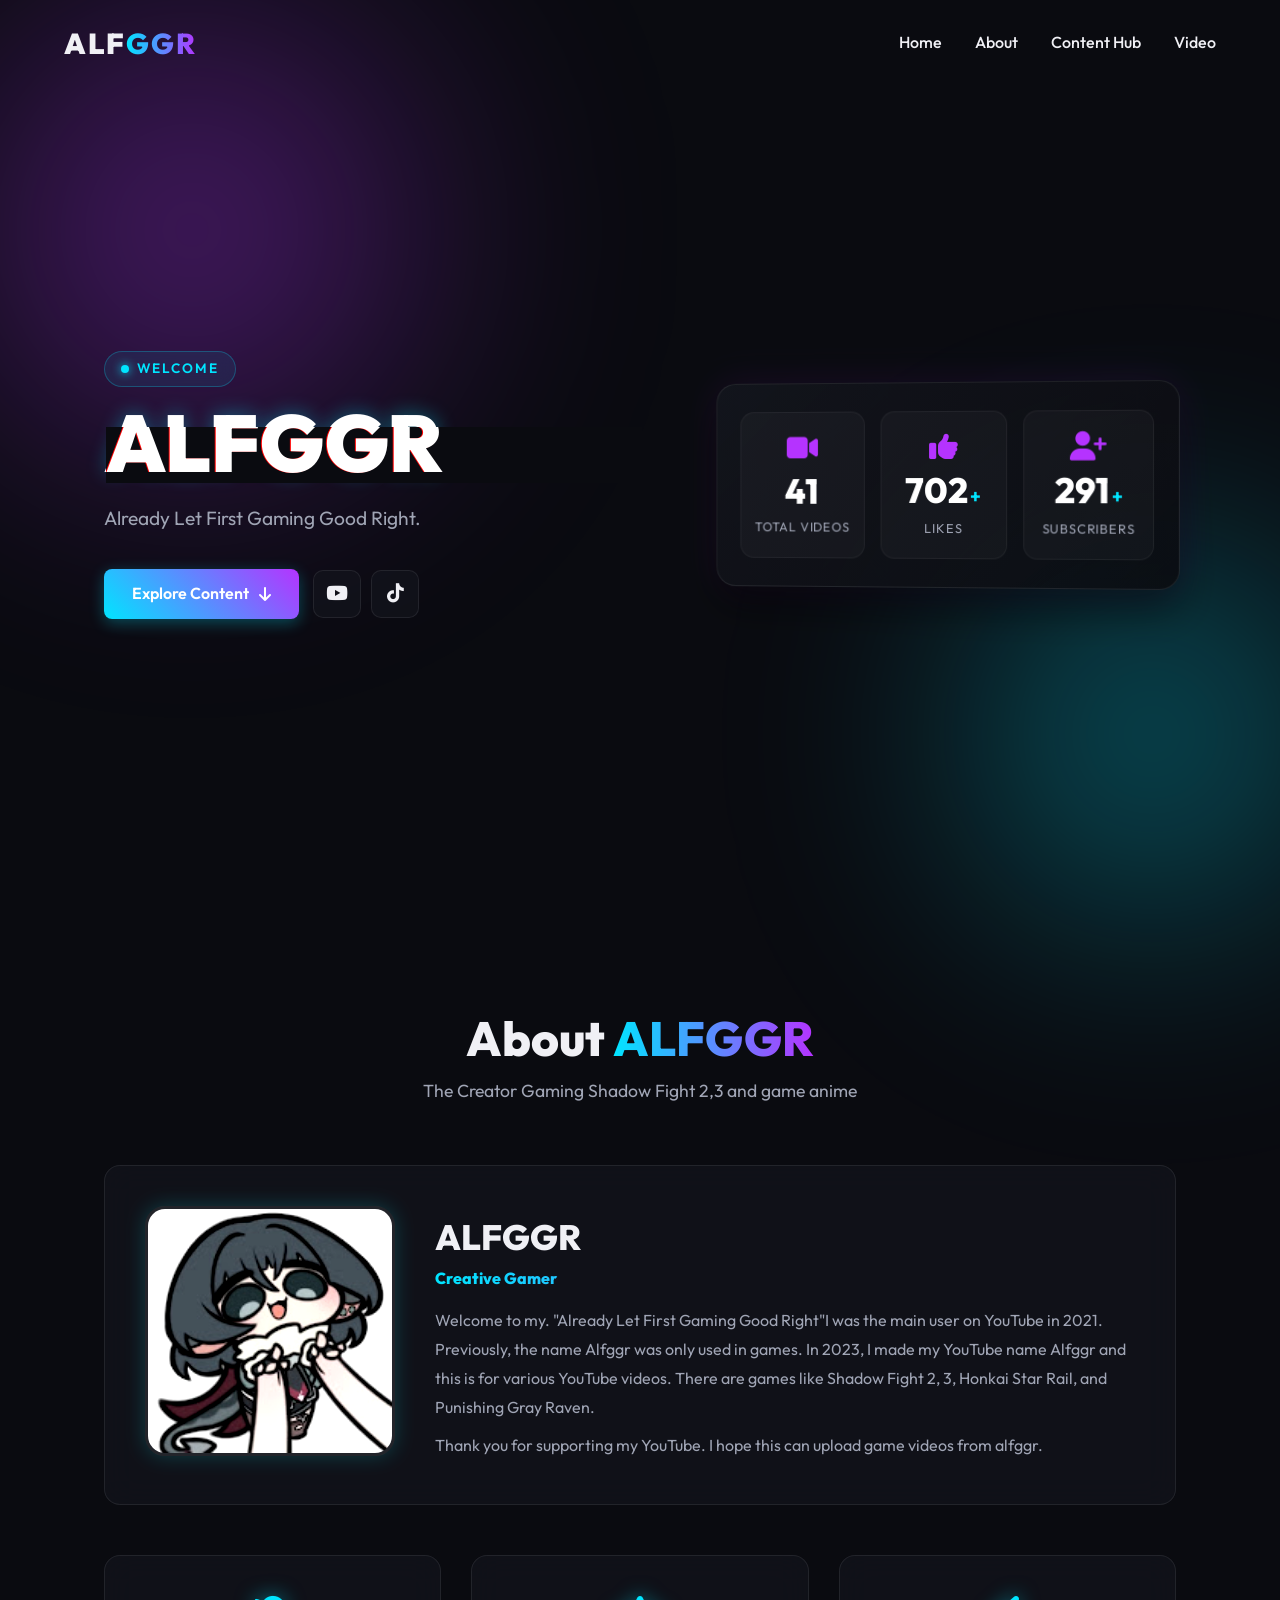
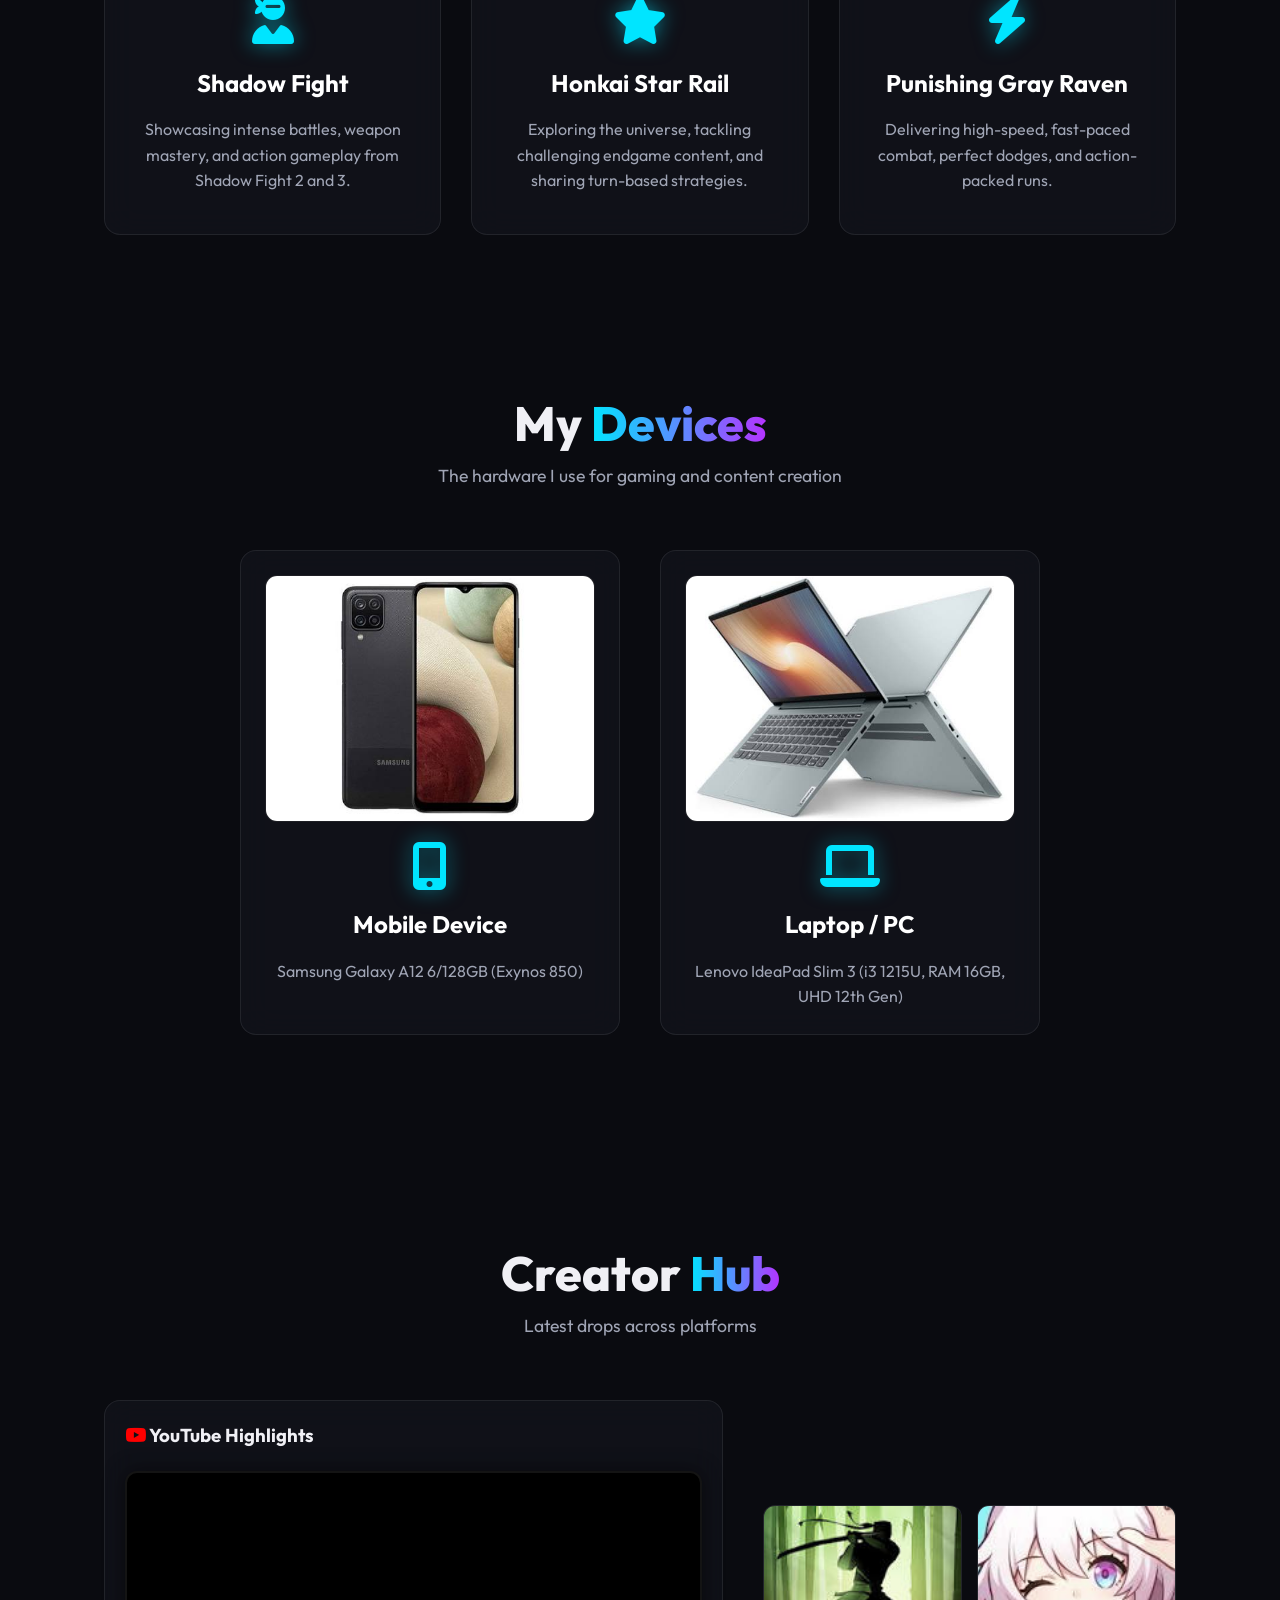
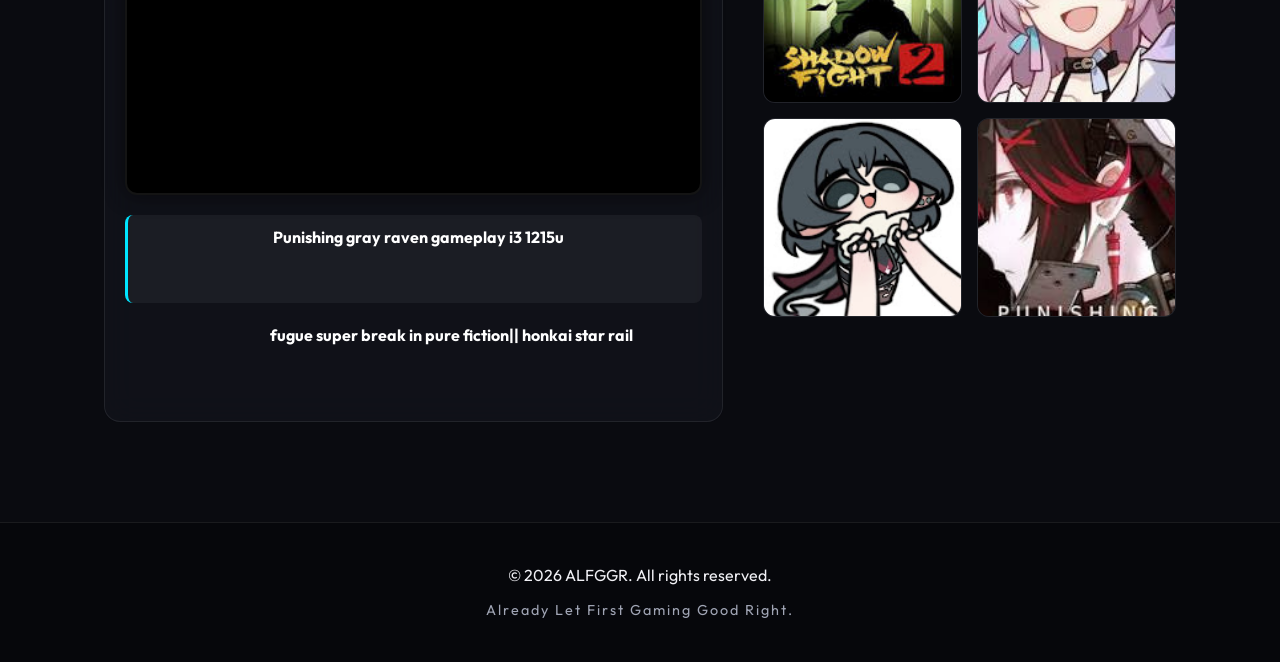
<file: index.html>
<!DOCTYPE html>
<html lang="en">
<head>
    <meta charset="UTF-8">
    <meta name="viewport" content="width=device-width, initial-scale=1.0">
    <title>ALFGGR - Already Let First Gaming Good Right | Creator Gaming Shadow Fight 2,3 and game anime</title>
    <meta name="description" content="Official website of ALFGGR (Already Let First Gaming Good Right). Watch high-level gameplay, boss fights, and highlights for Shadow Fight 2, 3, Honkai Star Rail, and Punishing Gray Raven.">
    <meta name="keywords" content="Already Let First Gaming Good Right, ALFGGR, ALFGGR Frieren, Creator Gaming, Shadow Fight 2, Shadow Fight 3, Honkai Star Rail, Punishing Gray Raven, PGR, Anime Gaming, Gaming Walkthrough">
    <meta name="author" content="ALFGGR">
    
    <!-- Robots & Crawler Directives for Search & AI Engines -->
    <meta name="robots" content="index, follow, max-image-preview:large, max-snippet:-1, max-video-preview:-1">
    <meta name="googlebot" content="index, follow, max-snippet:-1, max-image-preview:large, max-video-preview:-1">
    <meta name="bingbot" content="index, follow, max-snippet:-1, max-image-preview:large, max-video-preview:-1">
    
    <!-- Canonical & Language Alternates -->
    <link rel="canonical" href="https://alfggr.com/">
    <link rel="alternate" hreflang="x-default" href="https://alfggr.com/">
    <link rel="alternate" hreflang="en" href="https://alfggr.com/">
    
    <!-- SEO & Open Graph (Social Previews & Discord) -->
    <meta property="og:site_name" content="ALFGGR">
    <meta property="og:title" content="ALFGGR - Already Let First Gaming Good Right | Creator Gaming Shadow Fight 2,3 and game anime">
    <meta property="og:description" content="Official website of ALFGGR (Already Let First Gaming Good Right). Watch high-level gameplay, boss fights, and highlights for Shadow Fight 2, 3, Honkai Star Rail, and Punishing Gray Raven.">
    <meta property="og:url" content="https://alfggr.com/">
    <meta property="og:type" content="website">
    <meta property="og:locale" content="en_US">
    <meta property="og:image" content="https://alfggr.com/img/icon.png">
    <meta property="og:image:secure_url" content="https://alfggr.com/img/icon.png">
    <meta property="og:image:type" content="image/png">
    <meta property="og:image:width" content="512">
    <meta property="og:image:height" content="512">
    <meta property="og:image:alt" content="ALFGGR - Already Let First Gaming Good Right">

    <!-- Twitter Cards (X Previews) -->
    <meta name="twitter:card" content="summary_large_image">
    <meta name="twitter:site" content="@ALFGGR">
    <meta name="twitter:creator" content="@ALFGGR">
    <meta name="twitter:title" content="ALFGGR - Already Let First Gaming Good Right | Creator Gaming Shadow Fight 2,3 and game anime">
    <meta name="twitter:description" content="Official website of ALFGGR (Already Let First Gaming Good Right). Watch gameplay highlights for Shadow Fight 2 &amp; 3, Honkai Star Rail, and Punishing Gray Raven.">
    <meta name="twitter:image" content="https://alfggr.com/img/icon.png">
    <meta name="twitter:image:alt" content="ALFGGR Gaming Creator Logo">
    
    <!-- Favicon & Touch Icons Maximization (Google Search, Apple, Android, Windows) -->
    <link rel="icon" type="image/png" sizes="16x16" href="img/icon.png">
    <link rel="icon" type="image/png" sizes="32x32" href="img/icon.png">
    <link rel="icon" type="image/png" sizes="48x48" href="img/icon.png">
    <link rel="icon" type="image/png" sizes="96x96" href="img/icon.png">
    <link rel="icon" type="image/png" sizes="192x192" href="img/icon.png">
    <link rel="apple-touch-icon" sizes="180x180" href="img/icon.png">
    <link rel="shortcut icon" href="img/icon.png">
    <link rel="mask-icon" href="img/icon.png" color="#00e5ff">
    <link rel="manifest" href="site.webmanifest">
    
    <!-- Mobile Browser UI & PWA Color Scheme -->
    <meta name="theme-color" content="#0a0b10">
    <meta name="msapplication-TileColor" content="#0a0b10">
    <meta name="msapplication-TileImage" content="img/icon.png">
    <meta name="mobile-web-app-capable" content="yes">
    <meta name="apple-mobile-web-app-capable" content="yes">
    <meta name="apple-mobile-web-app-status-bar-style" content="black-translucent">
    <meta name="apple-mobile-web-app-title" content="ALFGGR">
    <meta name="application-name" content="ALFGGR">

    <!-- Pagespeed & Resource Hints (Preconnect & DNS-Prefetch) -->
    <link rel="preconnect" href="https://fonts.googleapis.com">
    <link rel="preconnect" href="https://fonts.gstatic.com" crossorigin>
    <link rel="preconnect" href="https://cdnjs.cloudflare.com" crossorigin>
    <link rel="preconnect" href="https://www.youtube.com">
    <link rel="preconnect" href="https://img.youtube.com">
    <link rel="dns-prefetch" href="https://fonts.googleapis.com">
    <link rel="dns-prefetch" href="https://fonts.gstatic.com">
    <link rel="dns-prefetch" href="https://cdnjs.cloudflare.com">
    <link rel="dns-prefetch" href="https://www.youtube.com">
    <link rel="dns-prefetch" href="https://img.youtube.com">
    <link rel="preload" href="style.css" as="style">
    <link href="https://fonts.googleapis.com/css2?family=Outfit:wght@300;400;600;800;900&display=swap" rel="stylesheet">
    <link rel="stylesheet" href="style.css">
    <link rel="preload" href="https://cdnjs.cloudflare.com/ajax/libs/font-awesome/6.4.0/css/all.min.css" as="style" onload="this.onload=null;this.rel='stylesheet'" crossorigin="anonymous">
    <noscript><link rel="stylesheet" href="https://cdnjs.cloudflare.com/ajax/libs/font-awesome/6.4.0/css/all.min.css" crossorigin="anonymous"></noscript>
    
    <!-- AI Overview & Knowledge Graph Structured Data (JSON-LD) -->
    <script type="application/ld+json">
    {
      "@context": "https://schema.org",
      "@graph": [
        {
          "@type": "WebSite",
          "@id": "https://alfggr.com/#website",
          "url": "https://alfggr.com/",
          "name": "ALFGGR",
          "alternateName": "Already Let First Gaming Good Right",
          "description": "Official website and creator hub of gaming creator ALFGGR (Already Let First Gaming Good Right).",
          "inLanguage": "en",
          "publisher": {
            "@id": "https://alfggr.com/#person"
          }
        },
        {
          "@type": "ProfilePage",
          "@id": "https://alfggr.com/#profilepage",
          "url": "https://alfggr.com/",
          "name": "ALFGGR | Creator Gaming Shadow Fight 2,3 and game anime",
          "description": "Official profile of ALFGGR (Already Let First Gaming Good Right), creator specializing in Shadow Fight 2 & 3, Honkai Star Rail, and Punishing Gray Raven.",
          "mainEntity": {
            "@type": "Person",
            "@id": "https://alfggr.com/#person",
            "name": "ALFGGR",
            "alternateName": [
              "Already Let First Gaming Good Right",
              "Akhdan",
              "ALFGGR Frieren"
            ],
            "description": "ALFGGR is a gaming content creator and video producer specializing in Shadow Fight 2, Shadow Fight 3, Honkai Star Rail, and Punishing Gray Raven.",
            "jobTitle": "Gaming Content Creator",
            "image": {
              "@type": "ImageObject",
              "@id": "https://alfggr.com/#image",
              "url": "https://alfggr.com/img/icon.png",
              "caption": "ALFGGR Logo"
            },
            "url": "https://alfggr.com/",
            "sameAs": [
              "https://www.youtube.com/@ALFGGRFRIEREN",
              "https://www.tiktok.com/@alffgrfrieren"
            ],
            "knowsAbout": [
              "Shadow Fight 2",
              "Shadow Fight 3",
              "Honkai Star Rail",
              "Punishing Gray Raven",
              "Action Games",
              "RPG Games",
              "Mobile Gaming"
            ],
            "interactionStatistic": [
              {
                "@type": "InteractionCounter",
                "interactionType": "https://schema.org/SubscribeAction",
                "userInteractionCount": 291000,
                "name": "Subscribers"
              },
              {
                "@type": "InteractionCounter",
                "interactionType": "https://schema.org/LikeAction",
                "userInteractionCount": 702000,
                "name": "Likes"
              }
            ]
          },
          "hasPart": [
            {
              "@type": "ItemList",
              "name": "Gaming Hardware & Devices",
              "description": "Devices used by ALFGGR for mobile and PC gaming and content creation.",
              "itemListElement": [
                {
                  "@type": "Thing",
                  "position": 1,
                  "name": "Samsung Galaxy A12",
                  "description": "Mobile device: 6GB RAM, 128GB ROM, Exynos 850 processor used for mobile gaming.",
                  "image": "https://alfggr.com/img/device-mobile.png"
                },
                {
                  "@type": "Thing",
                  "position": 2,
                  "name": "Lenovo IdeaPad Slim 3",
                  "description": "Laptop/PC: Intel Core i3 1215U, 16GB RAM, Intel UHD Graphics 12th Gen used for PC gaming and editing.",
                  "image": "https://alfggr.com/img/device-laptop.png"
                }
              ]
            }
          ]
        }
      ]
    }
    </script>
</head>
<body>
    <!-- Background Effects -->
    <div class="bg-glow blob-1"></div>
    <div class="bg-glow blob-2"></div>

    <!-- Navigation -->
    <nav class="navbar">
        <div class="nav-container">
            <a href="#" class="logo">ALF<span class="highlight">GGR</span></a>
            <div class="nav-links">
                <a href="#home">Home</a>
                <a href="#about">About</a>
                <a href="#hub">Content Hub</a>
                <a href="video.html">Video</a>
            </div>
            <div class="mobile-menu-btn">
                <i class="fas fa-bars"></i>
            </div>
        </div>
    </nav>

    <!-- Hero Section -->
    <section id="home" class="hero">
        <div class="hero-content fade-in">
            <div class="hero-subtitle">
                <span class="badge-dot"></span>
                <span>WELCOME</span>
            </div>
            <h1 class="hero-title glitch" data-text="ALFGGR">ALFGGR</h1>
            <p class="hero-desc">Already Let First Gaming Good Right.</p>
            <div class="hero-actions">
                <a href="#hub" class="btn btn-primary">
                    <span>Explore Content</span>
                    <i class="fas fa-arrow-down" aria-hidden="true"></i>
                </a>
                <div class="hero-social-group">
                    <a href="https://www.youtube.com/@ALFGGRFRIEREN" target="_blank" rel="noopener noreferrer" class="btn btn-social" aria-label="YouTube Channel">
                        <i class="fab fa-youtube" aria-hidden="true"></i>
                    </a>
                    <a href="https://www.tiktok.com/@alffgrfrieren" target="_blank" rel="noopener noreferrer" class="btn btn-social" aria-label="TikTok Profile">
                        <i class="fab fa-tiktok" aria-hidden="true"></i>
                    </a>
                </div>
            </div>
        </div>
        <div class="hero-image-wrapper fade-in">
            <div class="hero-card">
                <div class="stats-grid">
                    <div class="stat-item">
                        <i class="fas fa-video" aria-hidden="true"></i>
                        <div class="stat-number">
                            <h3 class="counter" data-target="41">0</h3>
                        </div>
                        <p>Total Videos</p>
                    </div>
                    <div class="stat-item">
                        <i class="fas fa-thumbs-up" aria-hidden="true"></i>
                        <div class="stat-number">
                            <h3 class="counter" data-target="702">0</h3>
                            <span class="stat-suffix">+</span>
                        </div>
                        <p>Likes</p>
                    </div>
                    <div class="stat-item">
                        <i class="fas fa-user-plus" aria-hidden="true"></i>
                        <div class="stat-number">
                            <h3 class="counter" data-target="291">0</h3>
                            <span class="stat-suffix">+</span>
                        </div>
                        <p>Subscribers</p>
                    </div>
                </div>
            </div>
        </div>
    </section>

    <!-- About Section -->
    <section id="about" class="about">
        <div class="section-header fade-in">
            <h2>About <span class="highlight">ALFGGR</span></h2>
            <p>The Creator Gaming Shadow Fight 2,3 and game anime</p>
        </div>
        
        <div class="about-profile glass fade-in">
            <div class="profile-image">
                <img src="img/icon.png" alt="ALFGGR Profile" width="300" height="300" loading="lazy" decoding="async">
            </div>
            <div class="profile-text">
                <h3>ALFGGR</h3>
                <h4 class="highlight" style="margin-bottom: 15px;">Creative Gamer</h4>
                <p>Welcome to my. "Already Let First Gaming Good Right"I was the main user on YouTube in 2021. Previously, the name Alfggr was only used in games. In 2023, I made my YouTube name Alfggr and this is for various YouTube videos. There are games like Shadow Fight 2, 3, Honkai Star Rail, and Punishing Gray Raven.</p>
                <p style="margin-top: 10px;">Thank you for supporting my YouTube. I hope this can upload game videos from alfggr.</p>
            </div>
        </div>

        <div class="about-grid" style="margin-top: 50px;">
            <div class="about-card glass fade-in">
                <i class="fas fa-user-ninja fa-3x icon-glow"></i>
                <h3>Shadow Fight</h3>
                <p>Showcasing intense battles, weapon mastery, and action gameplay from Shadow Fight 2 and 3.</p>
            </div>
            <div class="about-card glass fade-in" style="transition-delay: 0.1s;">
                <i class="fas fa-star fa-3x icon-glow"></i>
                <h3>Honkai Star Rail</h3>
                <p>Exploring the universe, tackling challenging endgame content, and sharing turn-based strategies.</p>
            </div>
            <div class="about-card glass fade-in" style="transition-delay: 0.2s;">
                <i class="fas fa-bolt fa-3x icon-glow"></i>
                <h3>Punishing Gray Raven</h3>
                <p>Delivering high-speed, fast-paced combat, perfect dodges, and action-packed runs.</p>
            </div>
        </div>
    </section>

    <!-- Devices Section -->
    <section id="devices" class="about" style="padding-top: 50px; padding-bottom: 100px;">
        <div class="section-header fade-in">
            <h2>My <span class="highlight">Devices</span></h2>
            <p>The hardware I use for gaming and content creation</p>
        </div>
        
        <div class="about-grid" style="display: grid; grid-template-columns: repeat(auto-fit, minmax(min(100%, 300px), 1fr)); gap: 40px; max-width: 800px; margin: 0 auto;">
            <div class="about-card device-card glass fade-in">
                <div class="device-img-box">
                    <img src="img/device-mobile.png" alt="Samsung Galaxy A12 Gaming Device - ALFGGR" title="Samsung Galaxy A12 (6GB/128GB Exynos 850)" loading="lazy" decoding="async" fetchpriority="low" width="400" height="300">
                </div>
                <i class="fas fa-mobile-alt fa-3x icon-glow" aria-hidden="true" style="margin-bottom: 15px;"></i>
                <h3>Mobile Device</h3>
                <p>Samsung Galaxy A12 6/128GB (Exynos 850)</p>
            </div>
            <div class="about-card device-card glass fade-in" style="transition-delay: 0.2s;">
                <div class="device-img-box">
                    <img src="img/device-laptop.png" alt="Lenovo IdeaPad Slim 3 Gaming Laptop - ALFGGR" title="Lenovo IdeaPad Slim 3 (Intel Core i3 1215U 16GB RAM)" loading="lazy" decoding="async" fetchpriority="low" width="400" height="300">
                </div>
                <i class="fas fa-laptop fa-3x icon-glow" aria-hidden="true" style="margin-bottom: 15px;"></i>
                <h3>Laptop / PC</h3>
                <p>Lenovo IdeaPad Slim 3 (i3 1215U, RAM 16GB, UHD 12th Gen)</p>
            </div>
        </div>
    </section>

    <!-- Content Hub (YouTube & TikTok) -->
    <section id="hub" class="hub">
        <div class="section-header fade-in">
            <h2>Creator <span class="highlight">Hub</span></h2>
            <p>Latest drops across platforms</p>
        </div>
        
        <div class="hub-container">
            <!-- YouTube Showcase -->
            <div class="yt-showcase glass fade-in">
                <div class="showcase-header">
                    <h3><i class="fab fa-youtube" style="color: #ff0000;"></i> YouTube Highlights</h3>
                </div>
                <div class="video-player-frame">
                    <iframe id="main-yt-player" src="https://www.youtube.com/embed/Yt48xO8uWRI?si=CnnHKr58qfmJ1KB6" title="ALFGGR Gaming Video" frameborder="0" allow="accelerometer; autoplay; clipboard-write; encrypted-media; gyroscope; picture-in-picture; web-share" allowfullscreen loading="lazy" style="width: 100%; height: 100%; position: absolute; top: 0; left: 0;"></iframe>
                </div>
                <div class="video-playlist">
                    <div class="playlist-item active" data-url="https://www.youtube.com/embed/Yt48xO8uWRI?si=CnnHKr58qfmJ1KB6">
                        <div class="thumb yt-thumb-1"></div>
                        <div class="info">
                            <h4>Punishing gray raven gameplay i3 1215u</h4>
                        </div>
                    </div>
                    <div class="playlist-item" data-url="https://www.youtube.com/embed/mqfwTpQ05Ng?start=84">
                        <div class="thumb yt-thumb-2"></div>
                        <div class="info">
                            <h4>fugue super break in pure fiction|| honkai star rail</h4>
                        </div>
                    </div>
                </div>
            </div>

            <!-- Photo Gallery -->
            <div class="photo-gallery fade-in">
                <div class="gallery-grid">
                    <div class="gallery-item glass"><img src="img/sf2.png" alt="Shadow Fight 2 Gameplay" loading="lazy" width="400" height="400" decoding="async"></div>
                    <div class="gallery-item glass"><img src="img/hsr.png" alt="Honkai Star Rail Gameplay" loading="lazy" width="400" height="400" decoding="async"></div>
                    <div class="gallery-item glass"><img src="img/icon.png" alt="ALFGGR Logo" loading="lazy" width="400" height="400" decoding="async"></div>
                    <div class="gallery-item glass"><img src="img/punis.png" alt="Punishing Gray Raven Gameplay" loading="lazy" width="400" height="400" decoding="async"></div>
                </div>
            </div>

        </div>
    </section>

    <footer>
        <p>&copy; 2026 ALFGGR. All rights reserved.</p>
        <p class="footer-sub">Already Let First Gaming Good Right.</p>
    </footer>

    <script src="script.js" defer></script>
</body>
</html>
</file>
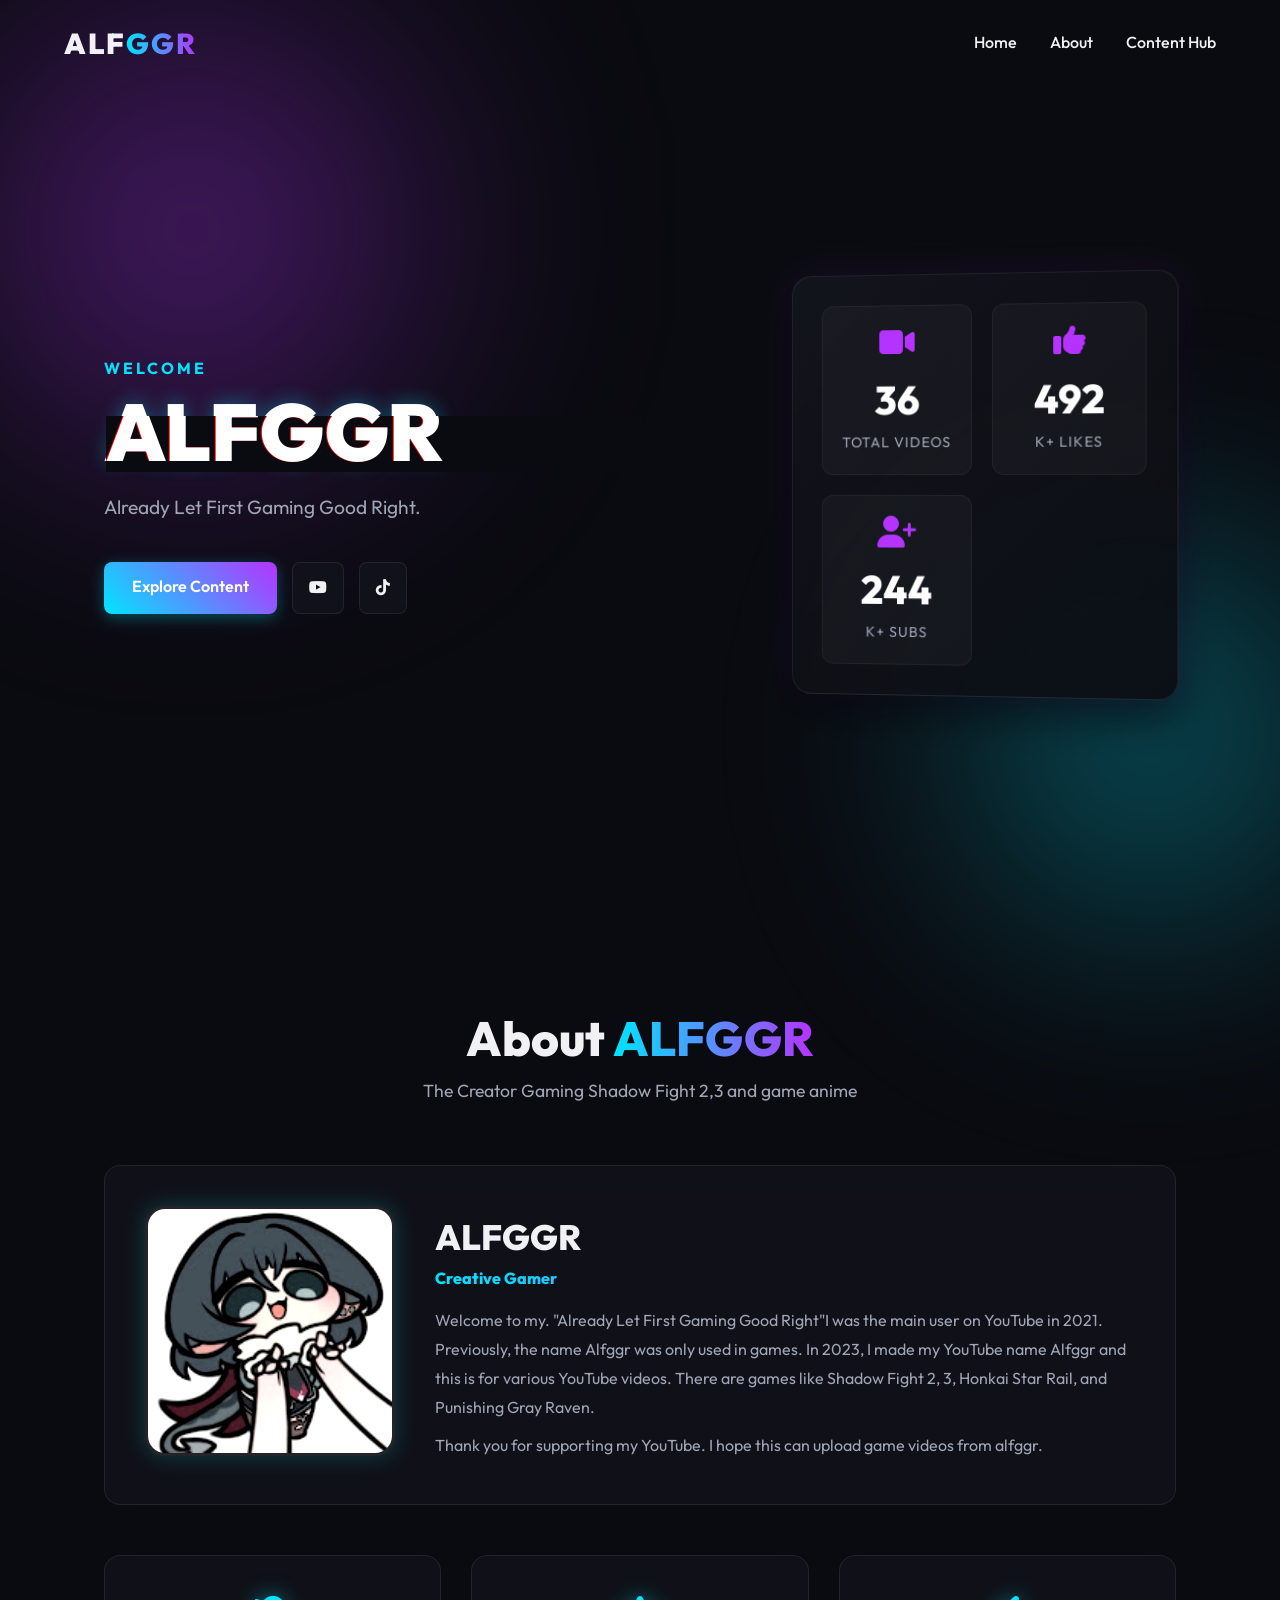
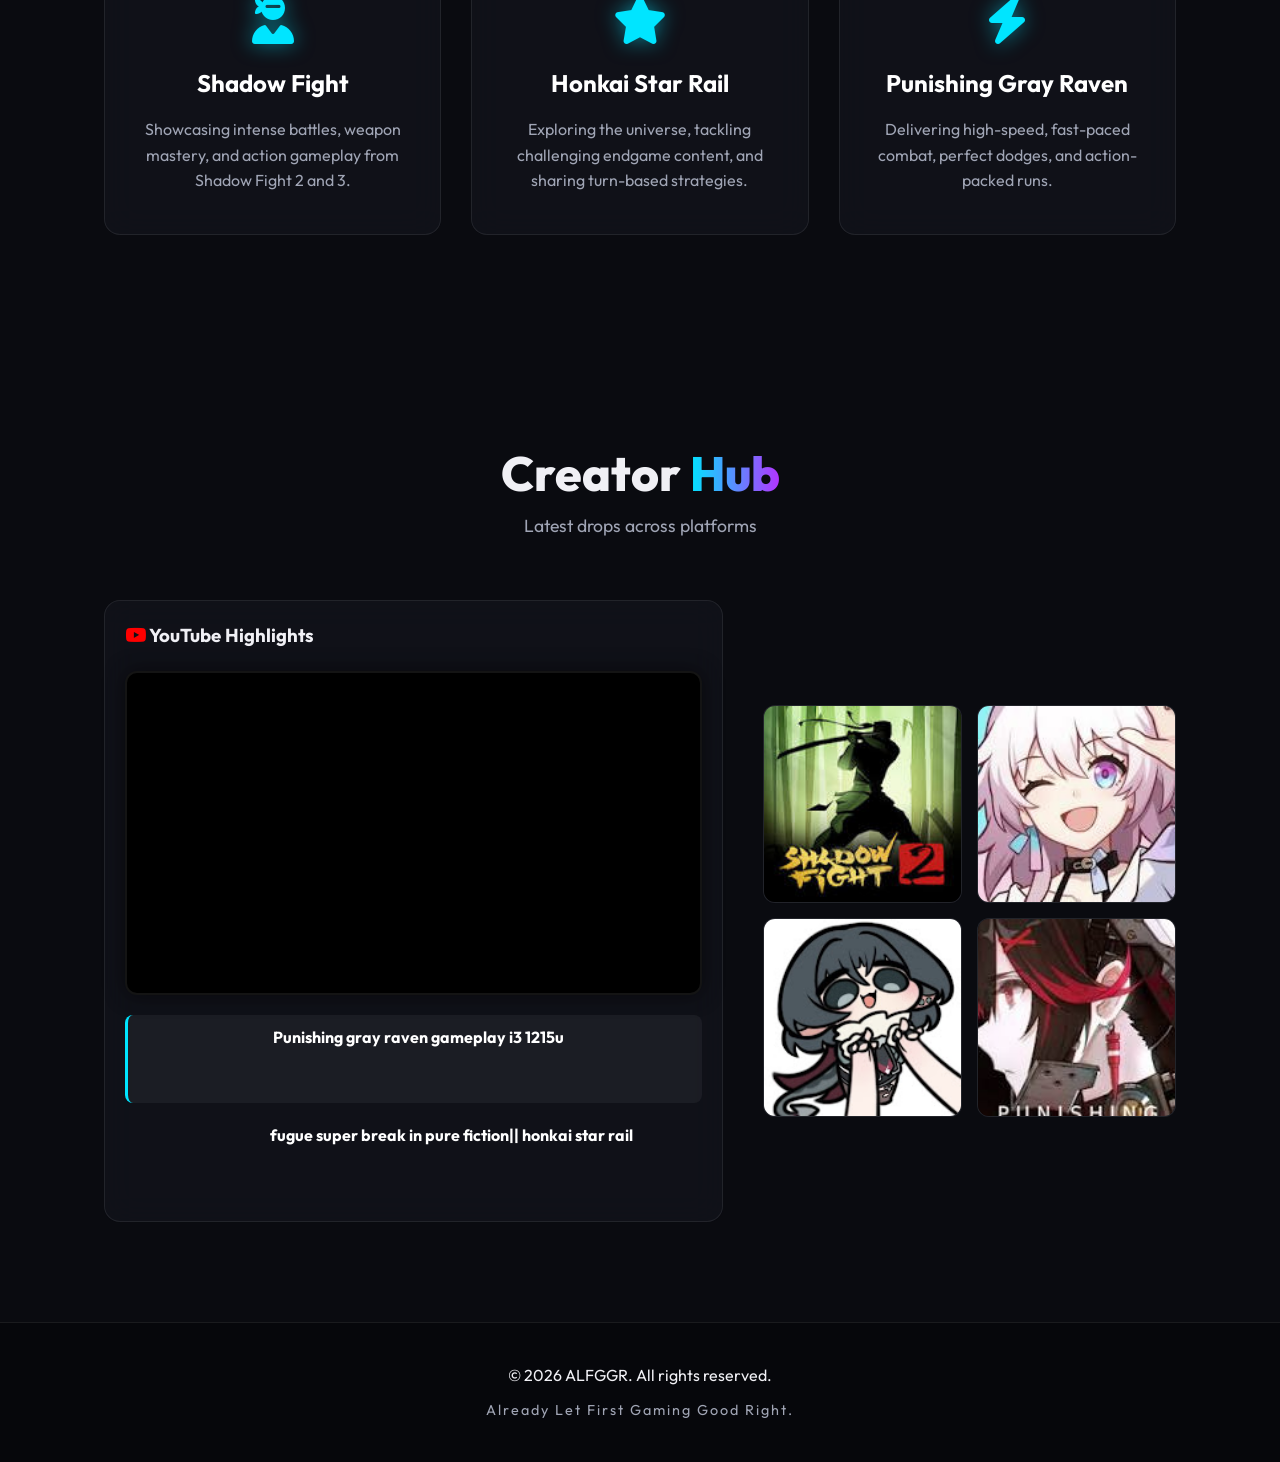
<file: web moe/index.html>
<!DOCTYPE html>
<html lang="en">
<head>
    <meta charset="UTF-8">
    <meta name="viewport" content="width=device-width, initial-scale=1.0">
    <title>ALFGGR | Gaming Creator - Shadow Fight, Honkai Star Rail & PGR</title>
    <meta name="description" content="Welcome to the digital zone of ALFGGR. A YouTube gaming creator focused on Shadow Fight 2 & 3, Honkai Star Rail, and Punishing Gray Raven.">
    
    <!-- SEO & Open Graph -->
    <meta property="og:title" content="ALFGGR | Gaming Creator">
    <meta property="og:description" content="A YouTube gaming creator focused on Shadow Fight 2 & 3, Honkai Star Rail, and Punishing Gray Raven.">
    <meta property="og:image" content="img/icon.png">
    <meta property="og:type" content="website">
    
    <!-- Favicon Maximization -->
    <link rel="icon" type="image/png" href="img/icon.png">
    <link rel="apple-touch-icon" href="img/icon.png">
    <meta name="theme-color" content="#0a0b10">

    <!-- Pagespeed Optimizations -->
    <link rel="preconnect" href="https://fonts.googleapis.com">
    <link rel="preconnect" href="https://fonts.gstatic.com" crossorigin>
    <link rel="preconnect" href="https://www.youtube.com">
    <link href="https://fonts.googleapis.com/css2?family=Outfit:wght@300;400;600;800;900&display=swap" rel="stylesheet">
    <link rel="stylesheet" href="style.css">
    <link rel="preload" href="https://cdnjs.cloudflare.com/ajax/libs/font-awesome/6.4.0/css/all.min.css" as="style" onload="this.onload=null;this.rel='stylesheet'">
    <noscript><link rel="stylesheet" href="https://cdnjs.cloudflare.com/ajax/libs/font-awesome/6.4.0/css/all.min.css"></noscript>
    
    <!-- AI Overview / Structured Data -->
    <script type="application/ld+json">
{
      "@context": "https://schema.org",
      "@type": "ProfilePage",
      "mainEntity": {
        "@type": "Person",
        "name": "ALFGGR",
        "alternateName": "Akhdan",
        "description": "Gaming creator specializing in Shadow Fight 2, 3, Honkai Star Rail, and Punishing Gray Raven.",
        "image": "img/icon.png",
        "url": "https://www.youtube.com/@ALFGGRFRIEREN",
        "sameAs": [
          "https://www.youtube.com/@ALFGGRFRIEREN",
          "https://www.tiktok.com/@alffgrfrieren"
        ]
      }
    }
    </script>
</head>
<body>
    <!-- Background Effects -->
    <div class="bg-glow blob-1"></div>
    <div class="bg-glow blob-2"></div>

    <!-- Navigation -->
    <nav class="navbar">
        <div class="nav-container">
            <a href="#" class="logo">ALF<span class="highlight">GGR</span></a>
            <div class="nav-links">
                <a href="#home">Home</a>
                <a href="#about">About</a>
                <a href="#hub">Content Hub</a>
            </div>
            <div class="mobile-menu-btn">
                <i class="fas fa-bars"></i>
            </div>
        </div>
    </nav>

    <!-- Hero Section -->
    <section id="home" class="hero">
        <div class="hero-content fade-in">
            <h2 class="hero-subtitle">WELCOME</h2>
            <h1 class="hero-title glitch" data-text="ALFGGR">ALFGGR</h1>
            <p class="hero-desc">Already Let First Gaming Good Right.</p>
            <div class="hero-actions">
                <a href="#hub" class="btn btn-primary">Explore Content</a>
                <a href="https://www.youtube.com/@ALFGGRFRIEREN" target="_blank" class="btn btn-social"><i class="fab fa-youtube"></i></a>
                <a href="https://www.tiktok.com/@alffgrfrieren" target="_blank" class="btn btn-social"><i class="fab fa-tiktok"></i></a>
            </div>
        </div>
        <div class="hero-image-wrapper fade-in">
            <div class="hero-card">
                <div class="stats-grid">
                    <div class="stat-item">
                        <i class="fas fa-video"></i>
                        <h3 class="counter" data-target="36">0</h3>
                        <p>Total Videos</p>
                    </div>
                    <div class="stat-item">
                        <i class="fas fa-thumbs-up"></i>
                        <h3 class="counter" data-target="670">0</h3>
                        <p>K+ Likes</p>
                    </div>
                    <div class="stat-item">
                        <i class="fas fa-user-plus"></i>
                        <h3 class="counter" data-target="283">0</h3>
                        <p>K+ Subs</p>
                    </div>
                </div>
            </div>
        </div>
    </section>

    <!-- About Section -->
    <section id="about" class="about">
        <div class="section-header fade-in">
            <h2>About <span class="highlight">ALFGGR</span></h2>
            <p>The Creator Gaming Shadow Fight 2,3 and game anime</p>
        </div>
        
        <div class="about-profile glass fade-in">
            <div class="profile-image">
                <img src="img/icon.png" alt="ALFGGR Profile" width="300" height="300" fetchpriority="high" decoding="async">
            </div>
            <div class="profile-text">
                <h3>ALFGGR</h3>
                <h4 class="highlight" style="margin-bottom: 15px;">Creative Gamer</h4>
                <p>Welcome to my. "Already Let First Gaming Good Right"I was the main user on YouTube in 2021. Previously, the name Alfggr was only used in games. In 2023, I made my YouTube name Alfggr and this is for various YouTube videos. There are games like Shadow Fight 2, 3, Honkai Star Rail, and Punishing Gray Raven.</p>
                <p style="margin-top: 10px;">Thank you for supporting my YouTube. I hope this can upload game videos from alfggr.</p>
            </div>
        </div>

        <div class="about-grid" style="margin-top: 50px;">
            <div class="about-card glass fade-in">
                <i class="fas fa-user-ninja fa-3x icon-glow"></i>
                <h3>Shadow Fight</h3>
                <p>Showcasing intense battles, weapon mastery, and action gameplay from Shadow Fight 2 and 3.</p>
            </div>
            <div class="about-card glass fade-in" style="transition-delay: 0.1s;">
                <i class="fas fa-star fa-3x icon-glow"></i>
                <h3>Honkai Star Rail</h3>
                <p>Exploring the universe, tackling challenging endgame content, and sharing turn-based strategies.</p>
            </div>
            <div class="about-card glass fade-in" style="transition-delay: 0.2s;">
                <i class="fas fa-bolt fa-3x icon-glow"></i>
                <h3>Punishing Gray Raven</h3>
                <p>Delivering high-speed, fast-paced combat, perfect dodges, and action-packed runs.</p>
            </div>
        </div>
    </section>

    <!-- Content Hub (YouTube & TikTok) -->
    <section id="hub" class="hub">
        <div class="section-header fade-in">
            <h2>Creator <span class="highlight">Hub</span></h2>
            <p>Latest drops across platforms</p>
        </div>
        
        <div class="hub-container">
            <!-- YouTube Showcase -->
            <div class="yt-showcase glass fade-in">
                <div class="showcase-header">
                    <h3><i class="fab fa-youtube" style="color: #ff0000;"></i> YouTube Highlights</h3>
                </div>
                <div class="video-player-frame">
                    <iframe id="main-yt-player" src="https://www.youtube.com/embed/Yt48xO8uWRI?si=CnnHKr58qfmJ1KB6" title="ALFGGR Gaming Video" frameborder="0" allow="accelerometer; autoplay; clipboard-write; encrypted-media; gyroscope; picture-in-picture; web-share" allowfullscreen loading="lazy" style="width: 100%; height: 100%; position: absolute; top: 0; left: 0;"></iframe>
                </div>
                <div class="video-playlist">
                    <div class="playlist-item active" data-url="https://www.youtube.com/embed/Yt48xO8uWRI?si=CnnHKr58qfmJ1KB6">
                        <div class="thumb yt-thumb-1"></div>
                        <div class="info">
                            <h4>Punishing gray raven gameplay i3 1215u</h4>
                        </div>
                    </div>
                    <div class="playlist-item" data-url="https://www.youtube.com/embed/mqfwTpQ05Ng?start=84">
                        <div class="thumb yt-thumb-2"></div>
                        <div class="info">
                            <h4>fugue super break in pure fiction|| honkai star rail</h4>
                        </div>
                    </div>
                </div>
            </div>

            <!-- Photo Gallery -->
            <div class="photo-gallery fade-in">
                <div class="gallery-grid">
                    <div class="gallery-item glass"><img src="img/sf2.png" alt="Shadow Fight 2 Gameplay" loading="lazy" width="400" height="400" decoding="async"></div>
                    <div class="gallery-item glass"><img src="img/hsr.png" alt="Honkai Star Rail Gameplay" loading="lazy" width="400" height="400" decoding="async"></div>
                    <div class="gallery-item glass"><img src="img/icon.png" alt="ALFGGR Logo" loading="lazy" width="400" height="400" decoding="async"></div>
                    <div class="gallery-item glass"><img src="img/punis.png" alt="Punishing Gray Raven Gameplay" loading="lazy" width="400" height="400" decoding="async"></div>
                </div>
            </div>

        </div>
    </section>

    <footer>
        <p>&copy; 2026 ALFGGR. All rights reserved.</p>
        <p class="footer-sub">Already Let First Gaming Good Right.</p>
    </footer>

    <script src="script.js" defer></script>
</body>
</html>
</file>
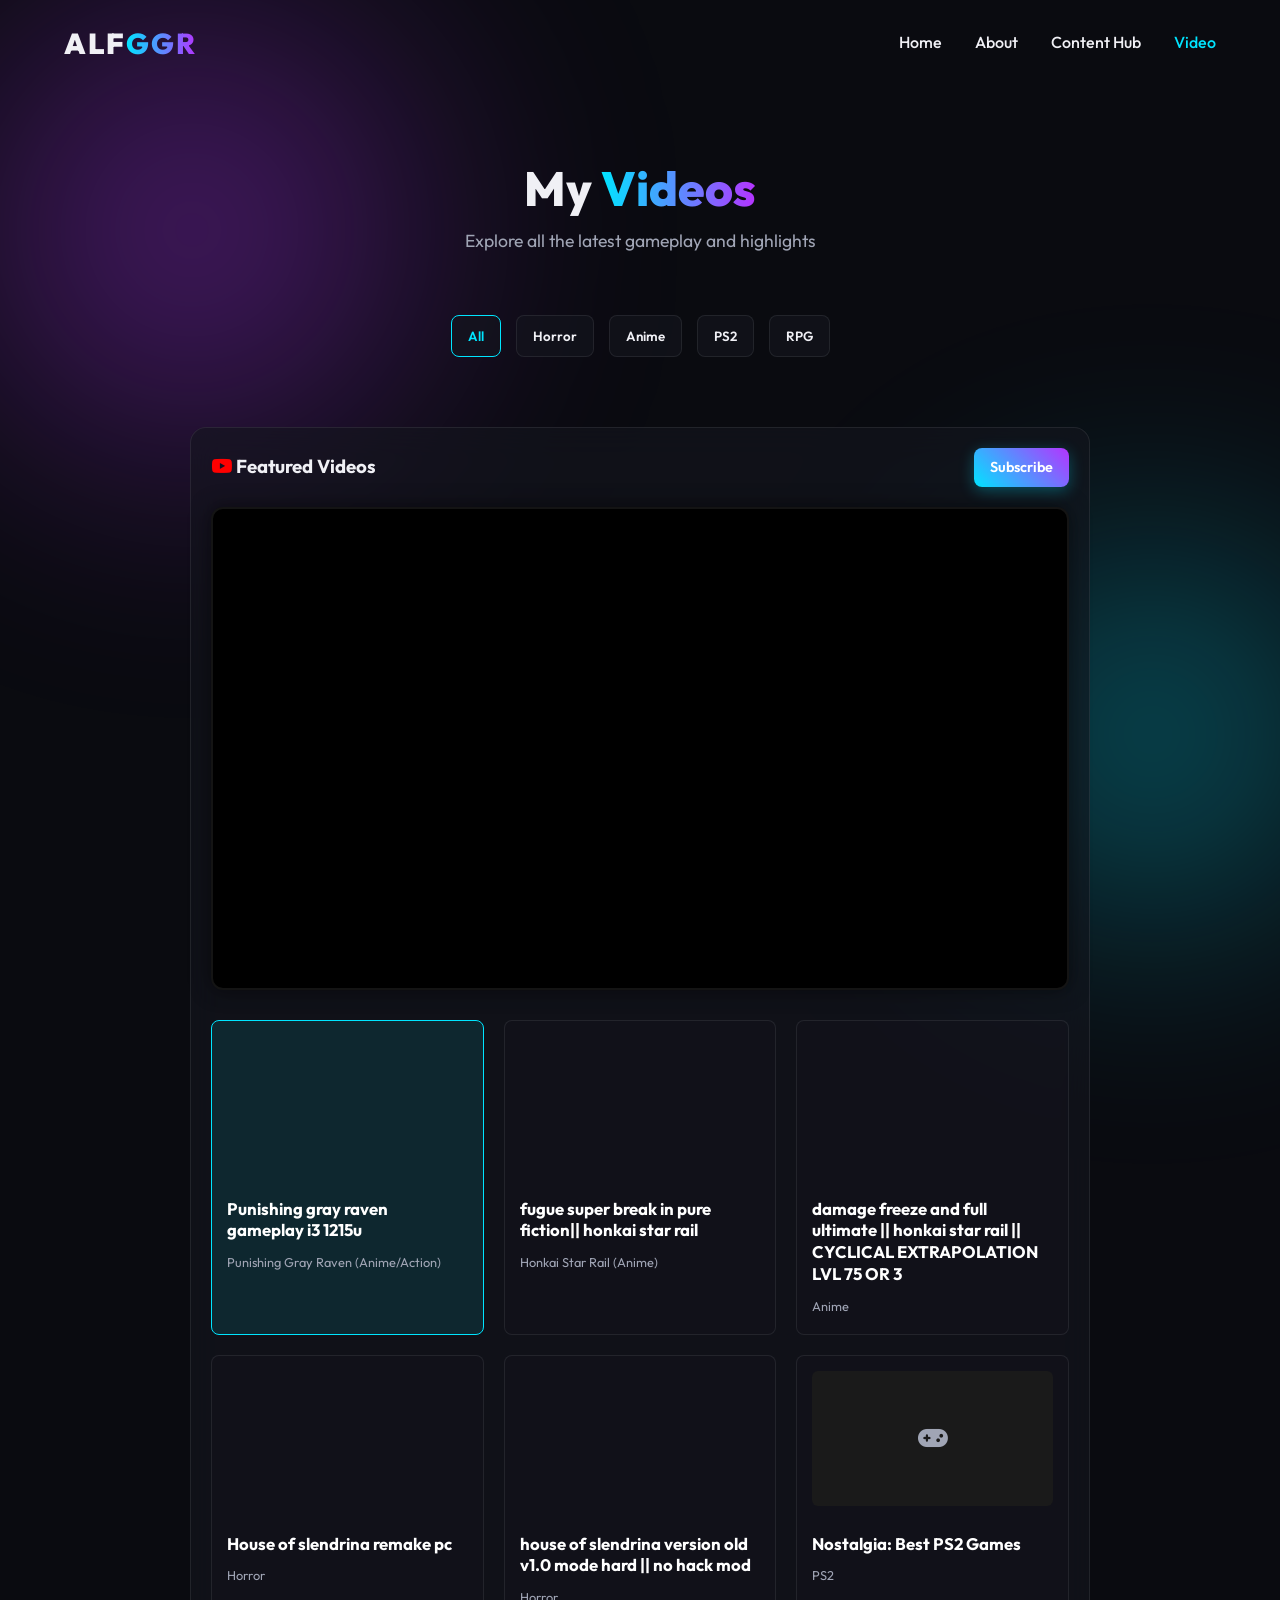
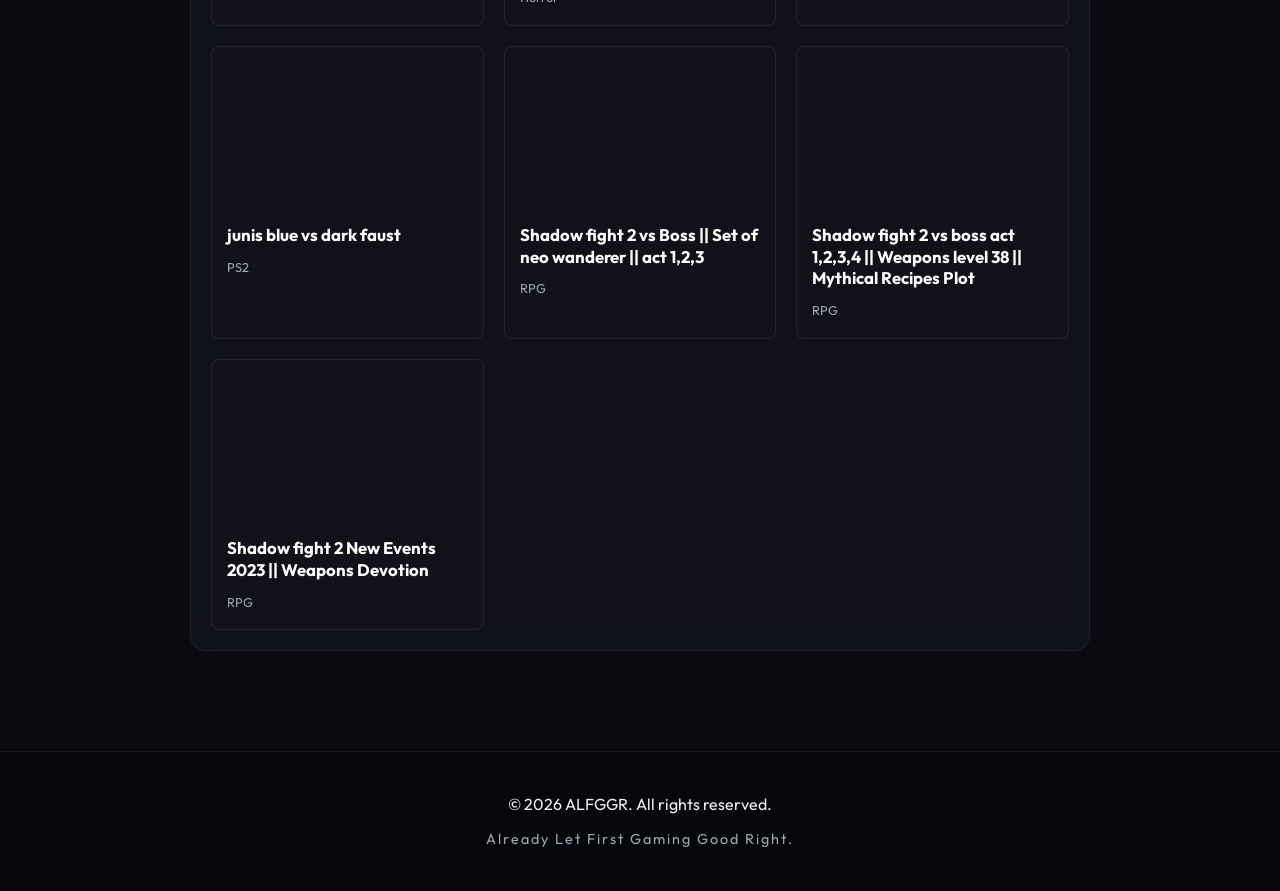
<file: video.html>
<!DOCTYPE html>
<html lang="en">
<head>
    <meta charset="UTF-8">
    <meta name="viewport" content="width=device-width, initial-scale=1.0">
    <title>ALFGGR Videos - Already Let First Gaming Good Right | Creator Gaming Shadow Fight 2,3 and game anime</title>
    <meta name="description" content="Watch the latest gaming videos from ALFGGR (Already Let First Gaming Good Right). Explore gameplay highlights, boss walkthroughs, and builds for Shadow Fight 2 &amp; 3, Honkai Star Rail, and PGR.">
    <meta name="keywords" content="Already Let First Gaming Good Right, ALFGGR, Gaming, Videos, Horror, Anime, PS2, RPG, Gameplay, Walkthrough, Shadow Fight, Honkai Star Rail, Punishing Gray Raven">
    <meta name="author" content="ALFGGR">
    
    <!-- Robots & Crawler Directives for Search & AI Engines -->
    <meta name="robots" content="index, follow, max-image-preview:large, max-snippet:-1, max-video-preview:-1">
    <meta name="googlebot" content="index, follow, max-snippet:-1, max-image-preview:large, max-video-preview:-1">
    <meta name="bingbot" content="index, follow, max-snippet:-1, max-image-preview:large, max-video-preview:-1">
    
    <!-- Canonical & Language Alternates -->
    <link rel="canonical" href="https://alfggr.com/video.html">
    <link rel="alternate" hreflang="x-default" href="https://alfggr.com/video.html">
    <link rel="alternate" hreflang="en" href="https://alfggr.com/video.html">
    
    <!-- SEO & Open Graph (Social Previews & Discord) -->
    <meta property="og:site_name" content="ALFGGR">
    <meta property="og:title" content="ALFGGR Videos - Already Let First Gaming Good Right | Creator Gaming Shadow Fight 2,3 and game anime">
    <meta property="og:description" content="Watch the latest gaming videos from ALFGGR. Explore gameplay highlights, boss walkthroughs, and builds for Shadow Fight 2 &amp; 3, Honkai Star Rail, and Punishing Gray Raven.">
    <meta property="og:url" content="https://alfggr.com/video.html">
    <meta property="og:type" content="website">
    <meta property="og:locale" content="en_US">
    <meta property="og:image" content="https://alfggr.com/img/icon.png">
    <meta property="og:image:secure_url" content="https://alfggr.com/img/icon.png">
    <meta property="og:image:type" content="image/png">
    <meta property="og:image:width" content="512">
    <meta property="og:image:height" content="512">
    <meta property="og:image:alt" content="ALFGGR Videos - Already Let First Gaming Good Right">

    <!-- Twitter Cards (X Previews) -->
    <meta name="twitter:card" content="summary_large_image">
    <meta name="twitter:site" content="@ALFGGR">
    <meta name="twitter:creator" content="@ALFGGR">
    <meta name="twitter:title" content="ALFGGR Videos - Already Let First Gaming Good Right | Creator Gaming Shadow Fight 2,3 and game anime">
    <meta name="twitter:description" content="Watch the latest gaming videos from ALFGGR. Explore gameplay highlights, boss walkthroughs, and builds.">
    <meta name="twitter:image" content="https://alfggr.com/img/icon.png">
    <meta name="twitter:image:alt" content="ALFGGR Gaming Creator Logo">
    
    <!-- Favicon & Touch Icons Maximization (Google Search, Apple, Android, Windows) -->
    <link rel="icon" type="image/png" sizes="16x16" href="img/icon.png">
    <link rel="icon" type="image/png" sizes="32x32" href="img/icon.png">
    <link rel="icon" type="image/png" sizes="48x48" href="img/icon.png">
    <link rel="icon" type="image/png" sizes="96x96" href="img/icon.png">
    <link rel="icon" type="image/png" sizes="192x192" href="img/icon.png">
    <link rel="apple-touch-icon" sizes="180x180" href="img/icon.png">
    <link rel="shortcut icon" href="img/icon.png">
    <link rel="mask-icon" href="img/icon.png" color="#00e5ff">
    <link rel="manifest" href="site.webmanifest">
    
    <!-- Mobile Browser UI & PWA Color Scheme -->
    <meta name="theme-color" content="#0a0b10">
    <meta name="msapplication-TileColor" content="#0a0b10">
    <meta name="msapplication-TileImage" content="img/icon.png">
    <meta name="mobile-web-app-capable" content="yes">
    <meta name="apple-mobile-web-app-capable" content="yes">
    <meta name="apple-mobile-web-app-status-bar-style" content="black-translucent">
    <meta name="apple-mobile-web-app-title" content="ALFGGR">
    <meta name="application-name" content="ALFGGR">

    <!-- Pagespeed & Resource Hints (Preconnect & DNS-Prefetch) -->
    <link rel="preconnect" href="https://fonts.googleapis.com">
    <link rel="preconnect" href="https://fonts.gstatic.com" crossorigin>
    <link rel="preconnect" href="https://cdnjs.cloudflare.com" crossorigin>
    <link rel="preconnect" href="https://www.youtube.com">
    <link rel="preconnect" href="https://img.youtube.com">
    <link rel="dns-prefetch" href="https://fonts.googleapis.com">
    <link rel="dns-prefetch" href="https://fonts.gstatic.com">
    <link rel="dns-prefetch" href="https://cdnjs.cloudflare.com">
    <link rel="dns-prefetch" href="https://www.youtube.com">
    <link rel="dns-prefetch" href="https://img.youtube.com">
    <link rel="preload" href="style.css" as="style">
    <link href="https://fonts.googleapis.com/css2?family=Outfit:wght@300;400;600;800;900&display=swap" rel="stylesheet">
    <link rel="stylesheet" href="style.css">
    <link rel="preload" href="https://cdnjs.cloudflare.com/ajax/libs/font-awesome/6.4.0/css/all.min.css" as="style" onload="this.onload=null;this.rel='stylesheet'" crossorigin="anonymous">
    <noscript><link rel="stylesheet" href="https://cdnjs.cloudflare.com/ajax/libs/font-awesome/6.4.0/css/all.min.css" crossorigin="anonymous"></noscript>

    <!-- Structured Data for AI Overviews & Search Engines (JSON-LD) -->
    <script type="application/ld+json">
    {
      "@context": "https://schema.org",
      "@graph": [
        {
          "@type": "WebSite",
          "@id": "https://alfggr.com/#website",
          "url": "https://alfggr.com/",
          "name": "ALFGGR",
          "alternateName": "Already Let First Gaming Good Right",
          "description": "Official website and creator hub of gaming creator ALFGGR.",
          "inLanguage": "en",
          "publisher": {
            "@id": "https://alfggr.com/#person"
          }
        },
        {
          "@type": "Person",
          "@id": "https://alfggr.com/#person",
          "name": "ALFGGR",
          "alternateName": [
            "Already Let First Gaming Good Right",
            "Akhdan",
            "ALFGGR Frieren"
          ],
          "description": "ALFGGR is a gaming content creator specializing in Shadow Fight 2, Shadow Fight 3, Honkai Star Rail, and Punishing Gray Raven.",
          "jobTitle": "Gaming Content Creator",
          "url": "https://alfggr.com/",
          "sameAs": [
            "https://www.youtube.com/@ALFGGRFRIEREN",
            "https://www.tiktok.com/@alffgrfrieren"
          ]
        },
        {
          "@type": "CollectionPage",
          "@id": "https://alfggr.com/video.html#collectionpage",
          "url": "https://alfggr.com/video.html",
          "name": "ALFGGR Videos - Already Let First Gaming Good Right | Creator Gaming Shadow Fight 2,3 and game anime",
          "description": "Watch the latest gaming videos from ALFGGR. Explore gameplay highlights, boss walkthroughs, and builds for Shadow Fight 2 & 3, Honkai Star Rail, and Punishing Gray Raven.",
          "isPartOf": {
            "@id": "https://alfggr.com/#website"
          },
          "publisher": {
            "@id": "https://alfggr.com/#person"
          },
          "about": {
            "@type": "Thing",
            "name": "Gaming Videos & Walkthroughs"
          },
          "hasPart": [
            {
              "@type": "VideoObject",
              "name": "Punishing gray raven gameplay i3 1215u",
              "description": "Punishing Gray Raven gameplay showcase running on an Intel Core i3 1215u laptop.",
              "thumbnailUrl": "https://img.youtube.com/vi/Yt48xO8uWRI/hqdefault.jpg",
              "uploadDate": "2023-01-01T00:00:00Z",
              "embedUrl": "https://www.youtube.com/embed/Yt48xO8uWRI?si=CnnHKr58qfmJ1KB6",
              "contentUrl": "https://www.youtube.com/watch?v=Yt48xO8uWRI",
              "inLanguage": "en",
              "author": {
                "@id": "https://alfggr.com/#person"
              }
            },
            {
              "@type": "VideoObject",
              "name": "fugue super break in pure fiction|| honkai star rail",
              "description": "Honkai Star Rail Pure Fiction showcase featuring Fugue Super Break build.",
              "thumbnailUrl": "https://img.youtube.com/vi/mqfwTpQ05Ng/hqdefault.jpg",
              "uploadDate": "2023-05-01T00:00:00Z",
              "embedUrl": "https://www.youtube.com/embed/mqfwTpQ05Ng?start=84",
              "contentUrl": "https://www.youtube.com/watch?v=mqfwTpQ05Ng",
              "inLanguage": "en",
              "author": {
                "@id": "https://alfggr.com/#person"
              }
            },
            {
              "@type": "VideoObject",
              "name": "damage freeze and full ultimate || honkai star rail || CYCLICAL EXTRAPOLATION LVL 75 OR 3",
              "description": "Honkai Star Rail gameplay showing high damage, freeze status effects, and ultimate cycles in Cyclical Extrapolation level 75/3.",
              "thumbnailUrl": "https://img.youtube.com/vi/ZGcPiIV1_28/hqdefault.jpg",
              "uploadDate": "2023-06-01T00:00:00Z",
              "embedUrl": "https://www.youtube.com/embed/ZGcPiIV1_28?si=SC_h_uphFCRVAzOS",
              "contentUrl": "https://www.youtube.com/watch?v=ZGcPiIV1_28",
              "inLanguage": "en",
              "author": {
                "@id": "https://alfggr.com/#person"
              }
            },
            {
              "@type": "VideoObject",
              "name": "House of slendrina remake pc",
              "description": "PC gameplay of the horror game House of Slendrina Remake.",
              "thumbnailUrl": "https://img.youtube.com/vi/eGwAYPL7aRM/hqdefault.jpg",
              "uploadDate": "2023-07-01T00:00:00Z",
              "embedUrl": "https://www.youtube.com/embed/eGwAYPL7aRM?si=e6atgmjRRaTUmrL-",
              "contentUrl": "https://www.youtube.com/watch?v=eGwAYPL7aRM",
              "inLanguage": "en",
              "author": {
                "@id": "https://alfggr.com/#person"
              }
            },
            {
              "@type": "VideoObject",
              "name": "house of slendrina version old v1.0 mode hard || no hack mod",
              "description": "PC gameplay of House of Slendrina old version v1.0 running on hard mode with no hacks or mods.",
              "thumbnailUrl": "https://img.youtube.com/vi/FNz2HK_6kNI/hqdefault.jpg",
              "uploadDate": "2023-07-15T00:00:00Z",
              "embedUrl": "https://www.youtube.com/embed/FNz2HK_6kNI?si=Iut2EkTe7sqjBl9a",
              "contentUrl": "https://www.youtube.com/watch?v=FNz2HK_6kNI",
              "inLanguage": "en",
              "author": {
                "@id": "https://alfggr.com/#person"
              }
            },
            {
              "@type": "VideoObject",
              "name": "junis blue vs dark faust",
              "description": "Nostalgic PS2 Ultraman gameplay showing Junis Blue fighting Dark Faust.",
              "thumbnailUrl": "https://img.youtube.com/vi/fvQC0sFUXD8/hqdefault.jpg",
              "uploadDate": "2023-08-01T00:00:00Z",
              "embedUrl": "https://www.youtube.com/embed/fvQC0sFUXD8?si=60xkOVvUGl4ir617",
              "contentUrl": "https://www.youtube.com/watch?v=fvQC0sFUXD8",
              "inLanguage": "en",
              "author": {
                "@id": "https://alfggr.com/#person"
              }
            },
            {
              "@type": "VideoObject",
              "name": "Shadow fight 2 vs Boss || Set of neo wanderer || act 1,2,3",
              "description": "Shadow Fight 2 boss battles using the Set of Neo Wanderer through Acts 1, 2, and 3.",
              "thumbnailUrl": "https://img.youtube.com/vi/9pNNU_Ja9Fw/hqdefault.jpg",
              "uploadDate": "2023-09-01T00:00:00Z",
              "embedUrl": "https://www.youtube.com/embed/9pNNU_Ja9Fw?si=eTaU8vXrqc_uiwPA",
              "contentUrl": "https://www.youtube.com/watch?v=9pNNU_Ja9Fw",
              "inLanguage": "en",
              "author": {
                "@id": "https://alfggr.com/#person"
              }
            },
            {
              "@type": "VideoObject",
              "name": "Shadow fight 2 vs boss act 1,2,3,4 || Weapons level 38 || Mythical Recipes Plot",
              "description": "Shadow Fight 2 boss walkthrough for acts 1 to 4 using level 38 weapons with Mythical Recipes.",
              "thumbnailUrl": "https://img.youtube.com/vi/5vhgymknpUk/hqdefault.jpg",
              "uploadDate": "2023-09-10T00:00:00Z",
              "embedUrl": "https://www.youtube.com/embed/5vhgymknpUk?si=5foOuzaYvOjLVscD",
              "contentUrl": "https://www.youtube.com/watch?v=5vhgymknpUk",
              "inLanguage": "en",
              "author": {
                "@id": "https://alfggr.com/#person"
              }
            },
            {
              "@type": "VideoObject",
              "name": "Shadow fight 2 New Events 2023 || Weapons Devotion",
              "description": "Shadow Fight 2 gameplay showing the new events of 2023 and the Weapons Devotion showcase.",
              "thumbnailUrl": "https://img.youtube.com/vi/zV8PjZIOoPE/hqdefault.jpg",
              "uploadDate": "2023-10-01T00:00:00Z",
              "embedUrl": "https://www.youtube.com/embed/zV8PjZIOoPE?si=hNqh-Oz_6TSqY99t",
              "contentUrl": "https://www.youtube.com/watch?v=zV8PjZIOoPE",
              "inLanguage": "en",
              "author": {
                "@id": "https://alfggr.com/#person"
              }
            }
          ]
        }
      ]
    }
    </script>
    <style>
        .video-page-grid {
            display: grid !important;
            grid-template-columns: repeat(auto-fill, minmax(240px, 1fr));
            gap: 20px;
            margin-top: 30px;
        }
        .video-page-grid .playlist-item {
            flex-direction: column;
            align-items: flex-start;
            padding: 15px;
            background: rgba(20, 22, 30, 0.4);
            border: 1px solid var(--glass-border);
        }
        .video-page-grid .playlist-item.active {
            border-color: var(--accent-primary);
            background: rgba(0, 229, 255, 0.1);
        }
        .video-page-grid .thumb {
            width: 100% !important;
            height: 135px !important;
            margin-bottom: 12px;
        }
        .video-page-grid .info h4 {
            font-size: 1.05rem;
            line-height: 1.3;
            margin-bottom: 8px;
        }
    </style>
</head>
<body>
    <!-- Background Effects -->
    <div class="bg-glow blob-1"></div>
    <div class="bg-glow blob-2"></div>

    <!-- Navigation -->
    <nav class="navbar">
        <div class="nav-container">
            <a href="index.html" class="logo">ALF<span class="highlight">GGR</span></a>
            <div class="nav-links">
                <a href="index.html#home">Home</a>
                <a href="index.html#about">About</a>
                <a href="index.html#hub">Content Hub</a>
                <a href="video.html" style="color: var(--accent-primary);">Video</a>
            </div>
            <div class="mobile-menu-btn">
                <i class="fas fa-bars"></i>
            </div>
        </div>
    </nav>

    <!-- Videos Section -->
    <section id="videos" class="hub" style="padding-top: 150px; min-height: 80vh;">
        <h1 style="position: absolute; width: 1px; height: 1px; padding: 0; margin: -1px; overflow: hidden; clip: rect(0, 0, 0, 0); border: 0;">ALFGGR Gaming Videos</h1>
        <div class="section-header fade-in">
            <h2>My <span class="highlight">Videos</span></h2>
            <p>Explore all the latest gameplay and highlights</p>
        </div>
        
        <div class="hub-container" style="grid-template-columns: 1fr; max-width: 900px; margin: 0 auto;">
            <!-- Category Filters -->
            <div class="category-filters fade-in" style="display: flex; gap: 15px; margin-bottom: 30px; justify-content: center; flex-wrap: wrap;">
                <button class="btn btn-social filter-btn active-filter" data-filter="all">All</button>
                <button class="btn btn-social filter-btn" data-filter="horror">Horror</button>
                <button class="btn btn-social filter-btn" data-filter="anime">Anime</button>
                <button class="btn btn-social filter-btn" data-filter="ps2">PS2</button>
                <button class="btn btn-social filter-btn" data-filter="rpg">RPG</button>
            </div>

            <!-- YouTube Showcase Expanded -->
            <div class="yt-showcase glass fade-in">
                <div class="showcase-header" style="display: flex; justify-content: space-between; align-items: center;">
                    <h3><i class="fab fa-youtube" style="color: #ff0000;"></i> Featured Videos</h3>
                    <a href="https://www.youtube.com/@ALFGGRFRIEREN" target="_blank" class="btn btn-primary" style="padding: 8px 16px; font-size: 0.9rem;">Subscribe</a>
                </div>
                <div class="video-player-frame" style="margin-bottom: 30px;">
                    <iframe id="main-yt-player" src="https://www.youtube.com/embed/Yt48xO8uWRI?si=CnnHKr58qfmJ1KB6" title="ALFGGR Gaming Video" frameborder="0" allow="accelerometer; autoplay; clipboard-write; encrypted-media; gyroscope; picture-in-picture; web-share" allowfullscreen loading="lazy" style="width: 100%; height: 100%; position: absolute; top: 0; left: 0;"></iframe>
                </div>
                <div class="video-playlist video-page-grid">
                    <div class="playlist-item active" data-category="anime" data-url="https://www.youtube.com/embed/Yt48xO8uWRI?si=CnnHKr58qfmJ1KB6">
                        <div class="thumb yt-thumb-1"></div>
                        <div class="info">
                            <h4>Punishing gray raven gameplay i3 1215u</h4>
                            <span>Punishing Gray Raven (Anime/Action)</span>
                        </div>
                    </div>
                    <div class="playlist-item" data-category="anime" data-url="https://www.youtube.com/embed/mqfwTpQ05Ng?start=84">
                        <div class="thumb yt-thumb-2"></div>
                        <div class="info">
                            <h4>fugue super break in pure fiction|| honkai star rail</h4>
                            <span>Honkai Star Rail (Anime)</span>
                        </div>
                    </div>
                    <!-- Anime Placeholders -->
                    <div class="playlist-item" data-category="anime" data-url="https://www.youtube.com/embed/ZGcPiIV1_28?si=SC_h_uphFCRVAzOS">
                        <div class="thumb" style="background: url('https://img.youtube.com/vi/ZGcPiIV1_28/hqdefault.jpg') center/cover; display: flex; align-items: center; justify-content: center;"></div>
                        <div class="info">
                            <h4>damage freeze and full ultimate || honkai star rail || CYCLICAL EXTRAPOLATION LVL 75 OR 3</h4>
                            <span>Anime</span>
                        </div>
                    </div>
                    
                    <!-- Horror Placeholders -->
                    <div class="playlist-item" data-category="horror" data-url="https://www.youtube.com/embed/eGwAYPL7aRM?si=e6atgmjRRaTUmrL-">
                        <div class="thumb" style="background: url('https://img.youtube.com/vi/eGwAYPL7aRM/hqdefault.jpg') center/cover; display: flex; align-items: center; justify-content: center;"></div>
                        <div class="info">
                            <h4>House of slendrina remake pc</h4>
                            <span>Horror</span>
                        </div>
                    </div>
                    <div class="playlist-item" data-category="horror" data-url="https://www.youtube.com/embed/FNz2HK_6kNI?si=Iut2EkTe7sqjBl9a">
                        <div class="thumb" style="background: url('https://img.youtube.com/vi/FNz2HK_6kNI/hqdefault.jpg') center/cover; display: flex; align-items: center; justify-content: center;"></div>
                        <div class="info">
                            <h4>house of slendrina version old v1.0 mode hard || no hack mod</h4>
                            <span>Horror</span>
                        </div>
                    </div>


                    <!-- PS2 Placeholders -->
                    <div class="playlist-item" data-category="ps2" data-url="https://www.youtube.com/embed/Yt48xO8uWRI">
                        <div class="thumb" style="background: #1a1a1a; display: flex; align-items: center; justify-content: center;"><i class="fas fa-gamepad" style="color: var(--text-muted); font-size: 1.5rem;"></i></div>
                        <div class="info">
                            <h4>Nostalgia: Best PS2 Games</h4>
                            <span>PS2</span>
                        </div>
                    </div>
                    <div class="playlist-item" data-category="ps2" data-url="https://www.youtube.com/embed/fvQC0sFUXD8?si=60xkOVvUGl4ir617">
                        <div class="thumb" style="background: url('https://img.youtube.com/vi/fvQC0sFUXD8/hqdefault.jpg') center/cover; display: flex; align-items: center; justify-content: center;"></div>
                        <div class="info">
                            <h4>junis blue vs dark faust</h4>
                            <span>PS2</span>
                        </div>
                    </div>

                    <!-- RPG Placeholders -->
                    <div class="playlist-item" data-category="rpg" data-url="https://www.youtube.com/embed/9pNNU_Ja9Fw?si=eTaU8vXrqc_uiwPA">
                        <div class="thumb" style="background: url('https://img.youtube.com/vi/9pNNU_Ja9Fw/hqdefault.jpg') center/cover; display: flex; align-items: center; justify-content: center;"></div>
                        <div class="info">
                            <h4>Shadow fight 2 vs Boss || Set of neo wanderer || act 1,2,3</h4>
                            <span>RPG</span>
                        </div>
                    </div>
                    <div class="playlist-item" data-category="rpg" data-url="https://www.youtube.com/embed/5vhgymknpUk?si=5foOuzaYvOjLVscD">
                        <div class="thumb" style="background: url('https://img.youtube.com/vi/5vhgymknpUk/hqdefault.jpg') center/cover; display: flex; align-items: center; justify-content: center;"></div>
                        <div class="info">
                            <h4>Shadow fight 2 vs boss act 1,2,3,4 || Weapons level 38 || Mythical Recipes Plot</h4>
                            <span>RPG</span>
                        </div>
                    </div>
                    <div class="playlist-item" data-category="rpg" data-url="https://www.youtube.com/embed/zV8PjZIOoPE?si=hNqh-Oz_6TSqY99t">
                        <div class="thumb" style="background: url('https://img.youtube.com/vi/zV8PjZIOoPE/hqdefault.jpg') center/cover; display: flex; align-items: center; justify-content: center;"></div>
                        <div class="info">
                            <h4>Shadow fight 2 New Events 2023 || Weapons Devotion</h4>
                            <span>RPG</span>
                        </div>
                    </div>
                </div>
            </div>
        </div>
    </section>
    
    <footer>
        <p>&copy; 2026 ALFGGR. All rights reserved.</p>
        <p class="footer-sub">Already Let First Gaming Good Right.</p>
    </footer>

    <script src="script.js" defer></script>
</body>
</html>
</file>
<file: style.css>
:root {
    --bg-dark: #0a0b10;
    --bg-surface: rgba(20, 22, 30, 0.6);
    --text-main: #f0f0f5;
    --text-muted: #a0a5b5;
    --accent-primary: #00e5ff;
    --accent-secondary: #b533ff;
    --accent-tertiary: #ff007f;
    --glass-border: rgba(255, 255, 255, 0.08);
}

* {
    margin: 0;
    padding: 0;
    box-sizing: border-box;
    font-family: 'Outfit', sans-serif;
}

body {
    background-color: var(--bg-dark);
    color: var(--text-main);
    overflow-x: hidden;
    width: 100%;
    position: relative;
    line-height: 1.6;
}

html {
    scroll-behavior: smooth;
    overflow-x: hidden;
    width: 100%;
}

/* Background Glows */
.bg-glow {
    position: fixed;
    border-radius: 50%;
    filter: blur(120px);
    z-index: -1;
    opacity: 0.5;
}

.blob-1 {
    top: -10%;
    left: -10%;
    width: 50vw;
    height: 50vw;
    background: radial-gradient(circle, var(--accent-secondary) 0%, transparent 70%);
}

.blob-2 {
    bottom: -10%;
    right: -10%;
    width: 40vw;
    height: 40vw;
    background: radial-gradient(circle, var(--accent-primary) 0%, transparent 70%);
}

/* Utility Classes */
.highlight {
    background: linear-gradient(90deg, var(--accent-primary), var(--accent-secondary));
    -webkit-background-clip: text;
    background-clip: text;
    -webkit-text-fill-color: transparent;
    color: transparent;
    font-weight: 800;
}

.glass {
    background: var(--bg-surface);
    backdrop-filter: blur(16px);
    -webkit-backdrop-filter: blur(16px);
    border: 1px solid var(--glass-border);
    border-radius: 16px;
}

.fade-in {
    opacity: 0;
    transform: translateY(30px);
    transition: opacity 0.8s ease, transform 0.8s ease;
}

.fade-in.appear {
    opacity: 1;
    transform: translateY(0);
}

/* Buttons */
.btn {
    display: inline-block;
    padding: 12px 28px;
    border-radius: 8px;
    font-weight: 600;
    text-decoration: none;
    transition: all 0.3s ease;
    cursor: pointer;
    border: none;
}

.btn-primary {
    background: linear-gradient(45deg, var(--accent-primary), var(--accent-secondary));
    color: #fff;
    box-shadow: 0 4px 15px rgba(0, 229, 255, 0.3);
}

.btn-primary:hover {
    transform: translateY(-2px);
    box-shadow: 0 6px 20px rgba(181, 51, 255, 0.5);
}

.btn-social {
    background: var(--bg-surface);
    border: 1px solid var(--glass-border);
    color: var(--text-main);
    padding: 12px 16px;
    border-radius: 8px;
}

.btn-social:hover {
    background: rgba(255,255,255,0.1);
    color: var(--accent-primary);
}

.active-filter {
    border-color: var(--accent-primary) !important;
    color: var(--accent-primary) !important;
}

.btn-block {
    display: block;
    width: 100%;
    text-align: center;
}

/* Navbar */
.navbar {
    position: fixed;
    top: 0;
    width: 100%;
    padding: 20px 5%;
    z-index: 1000;
    transition: all 0.3s ease;
}

.navbar.scrolled {
    background: rgba(10, 11, 16, 0.8);
    backdrop-filter: blur(20px);
    padding: 15px 5%;
    border-bottom: 1px solid var(--glass-border);
}

.nav-container {
    max-width: 1200px;
    margin: 0 auto;
    display: flex;
    justify-content: space-between;
    align-items: center;
}

.logo {
    font-size: 1.8rem;
    font-weight: 900;
    color: var(--text-main);
    text-decoration: none;
    letter-spacing: 2px;
}

.nav-links a {
    color: var(--text-main);
    text-decoration: none;
    margin-left: 30px;
    font-weight: 500;
    transition: color 0.3s ease;
}

.nav-links a:hover {
    color: var(--accent-primary);
}

.btn-nav {
    border: 1px solid var(--accent-primary);
    padding: 8px 20px;
    border-radius: 6px;
}

.btn-nav:hover {
    background: var(--accent-primary);
    color: #000 !important;
}

.mobile-menu-btn {
    display: none;
    font-size: 1.5rem;
    cursor: pointer;
}

/* Hero Section */
.hero {
    min-height: 100vh;
    display: flex;
    align-items: center;
    justify-content: space-between;
    padding: 120px 5% 50px;
    max-width: 1200px;
    margin: 0 auto;
}

.hero-content {
    flex: 1;
    max-width: 600px;
}

.hero-subtitle {
    display: inline-flex;
    align-items: center;
    gap: 8px;
    padding: 6px 16px;
    background: rgba(0, 229, 255, 0.08);
    border: 1px solid rgba(0, 229, 255, 0.25);
    border-radius: 50px;
    color: var(--accent-primary);
    font-size: 0.85rem;
    font-weight: 600;
    letter-spacing: 2px;
    margin-bottom: 16px;
    text-transform: uppercase;
    backdrop-filter: blur(8px);
    width: fit-content;
}

.badge-dot {
    width: 8px;
    height: 8px;
    background-color: var(--accent-primary);
    border-radius: 50%;
    box-shadow: 0 0 10px var(--accent-primary);
    animation: pulse-dot 2s infinite ease-in-out;
}

@keyframes pulse-dot {
    0%, 100% { opacity: 1; transform: scale(1); }
    50% { opacity: 0.35; transform: scale(0.75); }
}

.hero-title {
    font-size: 5rem;
    font-weight: 900;
    line-height: 1;
    margin-bottom: 20px;
    position: relative;
    color: #fff;
    text-shadow: 0 0 20px rgba(0, 229, 255, 0.4);
}

/* Glitch Effect */
.glitch::before, .glitch::after {
    content: attr(data-text);
    position: absolute;
    top: 0;
    left: 0;
    width: 100%;
    height: 100%;
    background: var(--bg-dark);
}
.glitch::before {
    left: 2px;
    text-shadow: -1px 0 red;
    clip: rect(24px, 550px, 90px, 0);
    animation: glitch-anim 3s infinite linear alternate-reverse;
}
.glitch::after {
    left: -2px;
    text-shadow: -1px 0 blue;
    clip: rect(85px, 550px, 140px, 0);
    animation: glitch-anim 2.5s infinite linear alternate-reverse;
}

@keyframes glitch-anim {
    0% { clip: rect(21px, 9999px, 93px, 0); }
    20% { clip: rect(48px, 9999px, 12px, 0); }
    40% { clip: rect(72px, 9999px, 34px, 0); }
    60% { clip: rect(15px, 9999px, 89px, 0); }
    80% { clip: rect(98px, 9999px, 23px, 0); }
    100% { clip: rect(33px, 9999px, 67px, 0); }
}

.hero-desc {
    font-size: 1.2rem;
    color: var(--text-muted);
    margin-bottom: 35px;
}

.hero-actions {
    display: flex;
    align-items: center;
    gap: 14px;
    flex-wrap: wrap;
}

.hero-actions .btn-primary {
    display: inline-flex;
    align-items: center;
    gap: 10px;
    min-height: 48px;
}

.hero-social-group {
    display: inline-flex;
    align-items: center;
    gap: 10px;
}

.hero-actions .btn-social {
    width: 48px;
    height: 48px;
    padding: 0;
    display: inline-flex;
    align-items: center;
    justify-content: center;
    font-size: 1.2rem;
    border-radius: 10px;
    flex-shrink: 0;
}

.hero-image-wrapper {
    flex: 1;
    display: flex;
    justify-content: flex-end;
}

.hero-card {
    background: linear-gradient(135deg, rgba(20,22,30,0.8), rgba(10,11,16,0.9));
    border: 1px solid var(--glass-border);
    border-radius: 20px;
    padding: 28px 24px;
    position: relative;
    box-shadow: 0 20px 40px rgba(0,0,0,0.5), 0 0 40px rgba(181, 51, 255, 0.1);
    transform: perspective(1000px) rotateY(-5deg);
    transition: transform 0.5s ease;
}

.hero-card:hover {
    transform: perspective(1000px) rotateY(0deg);
}

.stats-grid {
    display: grid;
    grid-template-columns: repeat(3, 1fr);
    gap: 16px;
}

.stat-item {
    background: rgba(255, 255, 255, 0.03);
    padding: 20px 14px;
    border-radius: 14px;
    text-align: center;
    border: 1px solid rgba(255, 255, 255, 0.05);
    display: flex;
    flex-direction: column;
    align-items: center;
    justify-content: center;
    transition: transform 0.3s ease, border-color 0.3s ease, background 0.3s ease;
}

.stat-item:hover {
    transform: translateY(-3px);
    background: rgba(255, 255, 255, 0.06);
    border-color: rgba(0, 229, 255, 0.3);
}

.stat-item i {
    font-size: 1.8rem;
    color: var(--accent-secondary);
    margin-bottom: 10px;
    transition: transform 0.3s ease, color 0.3s ease;
}

.stat-item:hover i {
    transform: scale(1.1);
    color: var(--accent-primary);
}

.stat-number {
    display: inline-flex;
    align-items: baseline;
    justify-content: center;
    gap: 2px;
}

.stat-item h3 {
    font-size: 2.2rem;
    font-weight: 800;
    color: #fff;
    line-height: 1.1;
}

.stat-unit,
.stat-suffix {
    font-size: 1.2rem;
    font-weight: 700;
    color: var(--accent-primary);
}

.stat-item p {
    color: var(--text-muted);
    font-size: 0.8rem;
    text-transform: uppercase;
    letter-spacing: 0.8px;
    margin-top: 6px;
}

/* Sections */
section {
    padding: 100px 5%;
    max-width: 1200px;
    margin: 0 auto;
}

.section-header {
    text-align: center;
    margin-bottom: 60px;
}

.section-header h2 {
    font-size: 3rem;
    font-weight: 800;
}

.section-header p {
    color: var(--text-muted);
    font-size: 1.1rem;
}

/* About Section */
.about-profile {
    display: flex;
    align-items: center;
    gap: 40px;
    padding: 40px;
    margin-bottom: 40px;
}

.profile-image {
    flex-shrink: 0;
}

.profile-image img {
    width: 250px;
    height: 250px;
    object-fit: cover;
    border-radius: 20px;
    border: 3px solid var(--glass-border);
    box-shadow: 0 0 20px rgba(0, 229, 255, 0.2);
    filter: grayscale(20%) contrast(120%);
    transition: all 0.4s ease;
}

.profile-image img:hover {
    filter: grayscale(0%) contrast(100%);
    transform: scale(1.05);
    box-shadow: 0 0 30px rgba(181, 51, 255, 0.4);
    border-color: var(--accent-secondary);
}

.profile-text h3 {
    font-size: 2.2rem;
    font-weight: 800;
}

.profile-text p {
    color: var(--text-muted);
    line-height: 1.8;
}

.about-grid {
    display: grid;
    grid-template-columns: repeat(auto-fit, minmax(300px, 1fr));
    gap: 30px;
}

.about-card {
    padding: 40px 30px;
    text-align: center;
    transition: transform 0.3s ease, box-shadow 0.3s ease;
}

.about-card:hover {
    transform: translateY(-10px);
    box-shadow: 0 10px 30px rgba(0, 229, 255, 0.1);
    border-color: rgba(0, 229, 255, 0.3);
}

.icon-glow {
    color: var(--accent-primary);
    margin-bottom: 20px;
    filter: drop-shadow(0 0 10px rgba(0, 229, 255, 0.5));
}

.about-card h3 {
    font-size: 1.5rem;
    margin-bottom: 15px;
    color: #fff;
}

.about-card p {
    color: var(--text-muted);
}

/* Devices Section */
.device-card {
    padding: 24px;
    text-align: center;
    display: flex;
    flex-direction: column;
}

.device-img-box {
    width: 100%;
    aspect-ratio: 4 / 3;
    border-radius: 12px;
    overflow: hidden;
    margin-bottom: 20px;
    border: 1px solid var(--glass-border);
    position: relative;
    background: rgba(0, 0, 0, 0.25);
}

.device-img-box img {
    width: 100%;
    height: 100%;
    object-fit: cover;
    display: block;
    transition: transform 0.4s ease;
}

.about-card:hover .device-img-box img,
.device-card:hover .device-img-box img {
    transform: scale(1.05);
}

/* Hub Section */
.hub-container {
    display: grid;
    grid-template-columns: 1.5fr 1fr;
    gap: 40px;
    align-items: center;
}

/* YouTube Showcase */
.yt-showcase {
    padding: 20px;
}

.showcase-header {
    margin-bottom: 20px;
    display: flex;
    align-items: center;
    gap: 10px;
}

.video-player-frame {
    aspect-ratio: 16/9;
    background: #000;
    border-radius: 12px;
    overflow: hidden;
    position: relative;
    margin-bottom: 20px;
    border: 2px solid var(--glass-border);
    box-shadow: 0 0 20px rgba(0,0,0,0.5);
}

.video-placeholder {
    width: 100%;
    height: 100%;
    display: flex;
    flex-direction: column;
    align-items: center;
    justify-content: center;
    background: linear-gradient(45deg, #111, #222);
    cursor: pointer;
    transition: background 0.3s ease;
}

.video-placeholder:hover {
    background: linear-gradient(45deg, #1a1a1a, #2a2a2a);
}

.video-placeholder i {
    color: var(--accent-primary);
    margin-bottom: 10px;
    transition: transform 0.3s ease;
}

.video-placeholder:hover i {
    transform: scale(1.1);
}

.video-playlist {
    display: flex;
    flex-direction: column;
    gap: 10px;
}

.playlist-item {
    display: flex;
    gap: 15px;
    padding: 10px;
    border-radius: 8px;
    cursor: pointer;
    transition: background 0.3s ease;
}

.playlist-item:hover, .playlist-item.active {
    background: rgba(255,255,255,0.05);
}

.playlist-item.active {
    border-left: 3px solid var(--accent-primary);
}

.thumb {
    width: 120px;
    height: 68px;
    background: #333;
    border-radius: 6px;
}

.yt-thumb-1 { background: url('https://img.youtube.com/vi/Yt48xO8uWRI/hqdefault.jpg') center/cover; }
.yt-thumb-2 { background: url('https://img.youtube.com/vi/mqfwTpQ05Ng/hqdefault.jpg') center/cover; }

.playlist-item .info h4 {
    font-size: 1rem;
    margin-bottom: 5px;
    color: #fff;
}

.playlist-item .info span {
    font-size: 0.8rem;
    color: var(--text-muted);
}

/* Photo Gallery */
.photo-gallery {
    display: flex;
    justify-content: center;
    align-items: center;
    height: 100%;
}

.gallery-grid {
    display: grid;
    grid-template-columns: repeat(2, 1fr);
    gap: 15px;
    width: 100%;
}

.gallery-item {
    aspect-ratio: 1;
    overflow: hidden;
    border-radius: 12px;
    transition: transform 0.3s ease, box-shadow 0.3s ease;
    cursor: pointer;
    position: relative;
}

.gallery-item:hover {
    transform: scale(1.05);
    box-shadow: 0 10px 20px rgba(0, 229, 255, 0.2);
    z-index: 2;
}

.gallery-item img {
    width: 100%;
    height: 100%;
    object-fit: cover;
    transition: filter 0.3s ease;
    filter: grayscale(20%);
}

.gallery-item:hover img {
    filter: grayscale(0%);
}

/* Contact Section */
.contact-container {
    display: grid;
    grid-template-columns: 1fr 1.5fr;
    gap: 50px;
    padding: 50px;
}

.contact-info h2 {
    font-size: 2.5rem;
    margin-bottom: 15px;
}

.contact-info p {
    color: var(--text-muted);
    margin-bottom: 30px;
}

.social-links-large {
    display: flex;
    gap: 15px;
}

.social-links-large a {
    display: flex;
    align-items: center;
    justify-content: center;
    width: 50px;
    height: 50px;
    border-radius: 50%;
    background: rgba(255,255,255,0.05);
    color: #fff;
    font-size: 1.5rem;
    text-decoration: none;
    transition: all 0.3s ease;
    border: 1px solid var(--glass-border);
}

.social-links-large a:hover {
    background: var(--accent-primary);
    color: #000;
    transform: translateY(-5px);
    box-shadow: 0 5px 15px rgba(0, 229, 255, 0.4);
}

.contact-form {
    display: flex;
    flex-direction: column;
    gap: 20px;
}

.input-group {
    position: relative;
}

.input-group input, .input-group textarea {
    width: 100%;
    padding: 15px;
    background: rgba(0,0,0,0.2);
    border: 1px solid var(--glass-border);
    border-radius: 8px;
    color: #fff;
    font-size: 1rem;
    outline: none;
    transition: border-color 0.3s ease, box-shadow 0.3s ease;
}

.input-group input:focus, .input-group textarea:focus {
    border-color: var(--accent-secondary);
    box-shadow: 0 0 10px rgba(181, 51, 255, 0.2);
}

.input-group label {
    position: absolute;
    left: 15px;
    top: 15px;
    color: var(--text-muted);
    transition: all 0.3s ease;
    pointer-events: none;
}

.input-group input:focus ~ label,
.input-group input:not(:placeholder-shown) ~ label,
.input-group textarea:focus ~ label,
.input-group textarea:not(:placeholder-shown) ~ label {
    top: -10px;
    left: 10px;
    font-size: 0.8rem;
    background: var(--bg-dark);
    padding: 0 5px;
    color: var(--accent-secondary);
}

/* Footer */
footer {
    text-align: center;
    padding: 40px 20px;
    border-top: 1px solid var(--glass-border);
    background: rgba(0,0,0,0.3);
}

.footer-sub {
    font-size: 0.9rem;
    color: var(--text-muted);
    margin-top: 10px;
    letter-spacing: 2px;
}

/* Responsive Design */
@media (max-width: 992px) {
    .hub-container {
        grid-template-columns: 1fr;
    }
    .tiktok-showcase {
        margin-top: 40px;
    }
    .contact-container {
        grid-template-columns: 1fr;
        padding: 30px;
    }
}

@media (max-width: 768px) {
    .nav-links {
        display: none;
        position: absolute;
        top: 100%;
        left: 0;
        width: 100%;
        background: var(--bg-surface);
        backdrop-filter: blur(20px);
        flex-direction: column;
        padding: 20px;
        text-align: center;
        border-bottom: 1px solid var(--glass-border);
    }
    .nav-links.active {
        display: flex;
    }
    .nav-links a {
        margin: 15px 0;
    }
    .mobile-menu-btn {
        display: block;
    }
    .hero {
        flex-direction: column;
        text-align: center;
        padding-top: 110px;
        padding-bottom: 45px;
        min-height: auto;
    }
    .hero-content {
        max-width: 100%;
        width: 100%;
        display: flex;
        flex-direction: column;
        align-items: center;
    }
    .hero-subtitle {
        margin-bottom: 14px;
        font-size: 0.8rem;
    }
    .hero-title {
        font-size: clamp(2.5rem, 11vw, 3.6rem);
        line-height: 1.1;
        margin-bottom: 15px;
    }
    .hero-desc {
        font-size: 1.05rem;
        margin-bottom: 25px;
        max-width: 460px;
    }
    .hero-actions {
        justify-content: center;
        gap: 12px;
        width: 100%;
    }
    .hero-actions .btn-primary {
        padding: 12px 24px;
        min-height: 48px;
    }
    .hero-social-group {
        display: inline-flex;
        align-items: center;
        gap: 10px;
    }
    .hero-actions .btn-social {
        width: 48px;
        height: 48px;
        min-height: 48px;
    }
    .hero-image-wrapper {
        margin-top: 35px;
        width: 100%;
        display: flex;
        justify-content: center;
    }
    .hero-card {
        padding: 18px 14px;
        border-radius: 16px;
        transform: none !important;
        width: 100%;
        max-width: 440px;
        margin: 0 auto;
        box-shadow: 0 15px 35px rgba(0, 0, 0, 0.4), 0 0 25px rgba(181, 51, 255, 0.1);
    }
    .hero-card:hover {
        transform: none !important;
    }
    .stats-grid {
        grid-template-columns: repeat(3, 1fr);
        gap: 10px;
    }
    .stat-item {
        padding: 14px 6px;
        border-radius: 12px;
    }
    .stat-item i {
        font-size: 1.3rem;
        margin-bottom: 6px;
    }
    .stat-item h3 {
        font-size: 1.35rem;
    }
    .stat-unit,
    .stat-suffix {
        font-size: 0.95rem;
    }
    .stat-item p {
        font-size: 0.68rem;
        letter-spacing: 0.5px;
        margin-top: 4px;
    }
    .about-profile {
        flex-direction: column;
        text-align: center;
        padding: 20px;
        gap: 20px;
    }
    .profile-image img {
        width: 200px;
        height: 200px;
    }
    section {
        padding: 60px 5%;
    }
    .section-header h2 {
        font-size: 2.2rem;
    }
    .phone-frame {
        width: 280px;
        height: 560px;
    }
    .thumb {
        width: 100px;
        height: 56px;
    }
}

@media (max-width: 480px) {
    .hero {
        padding-top: 95px;
        padding-bottom: 35px;
    }
    .hero-title {
        font-size: clamp(2.2rem, 9.5vw, 2.9rem);
    }
    .hero-subtitle {
        font-size: 0.75rem;
        padding: 5px 14px;
        letter-spacing: 1.5px;
    }
    .hero-desc {
        font-size: 0.95rem;
        margin-bottom: 22px;
    }
    .hero-actions {
        gap: 10px;
    }
    .hero-actions .btn-primary {
        padding: 11px 20px;
        font-size: 0.92rem;
        min-height: 46px;
    }
    .hero-actions .btn-social {
        width: 46px;
        height: 46px;
        min-height: 46px;
        font-size: 1.15rem;
    }
    .hero-card {
        padding: 16px 10px;
    }
    .stats-grid {
        gap: 8px;
    }
    .stat-item {
        padding: 12px 4px;
    }
    .stat-item i {
        font-size: 1.15rem;
        margin-bottom: 4px;
    }
    .stat-item h3 {
        font-size: 1.2rem;
    }
    .stat-unit,
    .stat-suffix {
        font-size: 0.85rem;
    }
    .stat-item p {
        font-size: 0.62rem;
        letter-spacing: 0;
    }
    .phone-frame {
        width: 260px;
        height: 520px;
    }
    .contact-container {
        padding: 20px;
    }
    .contact-info h2 {
        font-size: 2rem;
    }
    .social-links-large a {
        width: 40px;
        height: 40px;
        font-size: 1.2rem;
    }
}

@media (max-width: 360px) {
    .hero-title {
        font-size: 2rem;
    }
    .hero-actions {
        flex-direction: column;
        width: 100%;
        gap: 10px;
    }
    .hero-actions .btn-primary {
        width: 100%;
    }
    .hero-social-group {
        width: 100%;
        justify-content: center;
    }
    .stats-grid {
        gap: 6px;
    }
    .stat-item {
        padding: 10px 3px;
    }
    .stat-item h3 {
        font-size: 1.05rem;
    }
    .stat-unit,
    .stat-suffix {
        font-size: 0.75rem;
    }
    .stat-item p {
        font-size: 0.58rem;
    }
}
</file>
<file: web moe/style.css>
:root {
    --bg-dark: #0a0b10;
    --bg-surface: rgba(20, 22, 30, 0.6);
    --text-main: #f0f0f5;
    --text-muted: #a0a5b5;
    --accent-primary: #00e5ff;
    --accent-secondary: #b533ff;
    --accent-tertiary: #ff007f;
    --glass-border: rgba(255, 255, 255, 0.08);
}

* {
    margin: 0;
    padding: 0;
    box-sizing: border-box;
    font-family: 'Outfit', sans-serif;
}

body {
    background-color: var(--bg-dark);
    color: var(--text-main);
    overflow-x: hidden;
    width: 100%;
    position: relative;
    line-height: 1.6;
}

html {
    scroll-behavior: smooth;
    overflow-x: hidden;
    width: 100%;
}

/* Background Glows */
.bg-glow {
    position: fixed;
    border-radius: 50%;
    filter: blur(120px);
    z-index: -1;
    opacity: 0.5;
}

.blob-1 {
    top: -10%;
    left: -10%;
    width: 50vw;
    height: 50vw;
    background: radial-gradient(circle, var(--accent-secondary) 0%, transparent 70%);
}

.blob-2 {
    bottom: -10%;
    right: -10%;
    width: 40vw;
    height: 40vw;
    background: radial-gradient(circle, var(--accent-primary) 0%, transparent 70%);
}

/* Utility Classes */
.highlight {
    background: linear-gradient(90deg, var(--accent-primary), var(--accent-secondary));
    -webkit-background-clip: text;
    -webkit-text-fill-color: transparent;
    font-weight: 800;
}

.glass {
    background: var(--bg-surface);
    backdrop-filter: blur(16px);
    -webkit-backdrop-filter: blur(16px);
    border: 1px solid var(--glass-border);
    border-radius: 16px;
}

.fade-in {
    opacity: 0;
    transform: translateY(30px);
    transition: opacity 0.8s ease, transform 0.8s ease;
}

.fade-in.appear {
    opacity: 1;
    transform: translateY(0);
}

/* Buttons */
.btn {
    display: inline-block;
    padding: 12px 28px;
    border-radius: 8px;
    font-weight: 600;
    text-decoration: none;
    transition: all 0.3s ease;
    cursor: pointer;
    border: none;
}

.btn-primary {
    background: linear-gradient(45deg, var(--accent-primary), var(--accent-secondary));
    color: #fff;
    box-shadow: 0 4px 15px rgba(0, 229, 255, 0.3);
}

.btn-primary:hover {
    transform: translateY(-2px);
    box-shadow: 0 6px 20px rgba(181, 51, 255, 0.5);
}

.btn-social {
    background: var(--bg-surface);
    border: 1px solid var(--glass-border);
    color: var(--text-main);
    padding: 12px 16px;
    border-radius: 8px;
}

.btn-social:hover {
    background: rgba(255,255,255,0.1);
    color: var(--accent-primary);
}

.btn-block {
    display: block;
    width: 100%;
    text-align: center;
}

/* Navbar */
.navbar {
    position: fixed;
    top: 0;
    width: 100%;
    padding: 20px 5%;
    z-index: 1000;
    transition: all 0.3s ease;
}

.navbar.scrolled {
    background: rgba(10, 11, 16, 0.8);
    backdrop-filter: blur(20px);
    padding: 15px 5%;
    border-bottom: 1px solid var(--glass-border);
}

.nav-container {
    max-width: 1200px;
    margin: 0 auto;
    display: flex;
    justify-content: space-between;
    align-items: center;
}

.logo {
    font-size: 1.8rem;
    font-weight: 900;
    color: var(--text-main);
    text-decoration: none;
    letter-spacing: 2px;
}

.nav-links a {
    color: var(--text-main);
    text-decoration: none;
    margin-left: 30px;
    font-weight: 500;
    transition: color 0.3s ease;
}

.nav-links a:hover {
    color: var(--accent-primary);
}

.btn-nav {
    border: 1px solid var(--accent-primary);
    padding: 8px 20px;
    border-radius: 6px;
}

.btn-nav:hover {
    background: var(--accent-primary);
    color: #000 !important;
}

.mobile-menu-btn {
    display: none;
    font-size: 1.5rem;
    cursor: pointer;
}

/* Hero Section */
.hero {
    min-height: 100vh;
    display: flex;
    align-items: center;
    justify-content: space-between;
    padding: 120px 5% 50px;
    max-width: 1200px;
    margin: 0 auto;
}

.hero-content {
    flex: 1;
    max-width: 600px;
}

.hero-subtitle {
    color: var(--accent-primary);
    font-size: 1rem;
    letter-spacing: 3px;
    margin-bottom: 10px;
    text-transform: uppercase;
}

.hero-title {
    font-size: 5rem;
    font-weight: 900;
    line-height: 1;
    margin-bottom: 20px;
    position: relative;
    color: #fff;
    text-shadow: 0 0 20px rgba(0, 229, 255, 0.4);
}

/* Glitch Effect */
.glitch::before, .glitch::after {
    content: attr(data-text);
    position: absolute;
    top: 0;
    left: 0;
    width: 100%;
    height: 100%;
    background: var(--bg-dark);
}
.glitch::before {
    left: 2px;
    text-shadow: -1px 0 red;
    clip: rect(24px, 550px, 90px, 0);
    animation: glitch-anim 3s infinite linear alternate-reverse;
}
.glitch::after {
    left: -2px;
    text-shadow: -1px 0 blue;
    clip: rect(85px, 550px, 140px, 0);
    animation: glitch-anim 2.5s infinite linear alternate-reverse;
}

@keyframes glitch-anim {
    0% { clip: rect(21px, 9999px, 93px, 0); }
    20% { clip: rect(48px, 9999px, 12px, 0); }
    40% { clip: rect(72px, 9999px, 34px, 0); }
    60% { clip: rect(15px, 9999px, 89px, 0); }
    80% { clip: rect(98px, 9999px, 23px, 0); }
    100% { clip: rect(33px, 9999px, 67px, 0); }
}

.hero-desc {
    font-size: 1.2rem;
    color: var(--text-muted);
    margin-bottom: 40px;
}

.hero-actions {
    display: flex;
    gap: 15px;
}

.hero-image-wrapper {
    flex: 1;
    display: flex;
    justify-content: flex-end;
}

.hero-card {
    background: linear-gradient(135deg, rgba(20,22,30,0.8), rgba(10,11,16,0.9));
    border: 1px solid var(--glass-border);
    border-radius: 20px;
    padding: 30px;
    position: relative;
    box-shadow: 0 20px 40px rgba(0,0,0,0.5), 0 0 40px rgba(181, 51, 255, 0.1);
    transform: perspective(1000px) rotateY(-5deg);
    transition: transform 0.5s ease;
}

.hero-card:hover {
    transform: perspective(1000px) rotateY(0deg);
}

.stats-grid {
    display: grid;
    grid-template-columns: repeat(2, 1fr);
    gap: 20px;
}

.stat-item {
    background: rgba(255,255,255,0.03);
    padding: 20px;
    border-radius: 12px;
    text-align: center;
    border: 1px solid rgba(255,255,255,0.05);
}

.stat-item i {
    font-size: 2rem;
    color: var(--accent-secondary);
    margin-bottom: 10px;
}

.stat-item h3 {
    font-size: 2.5rem;
    font-weight: 800;
    color: #fff;
}

.stat-item p {
    color: var(--text-muted);
    font-size: 0.9rem;
    text-transform: uppercase;
    letter-spacing: 1px;
}

/* Sections */
section {
    padding: 100px 5%;
    max-width: 1200px;
    margin: 0 auto;
}

.section-header {
    text-align: center;
    margin-bottom: 60px;
}

.section-header h2 {
    font-size: 3rem;
    font-weight: 800;
}

.section-header p {
    color: var(--text-muted);
    font-size: 1.1rem;
}

/* About Section */
.about-profile {
    display: flex;
    align-items: center;
    gap: 40px;
    padding: 40px;
    margin-bottom: 40px;
}

.profile-image {
    flex-shrink: 0;
}

.profile-image img {
    width: 250px;
    height: 250px;
    object-fit: cover;
    border-radius: 20px;
    border: 3px solid var(--glass-border);
    box-shadow: 0 0 20px rgba(0, 229, 255, 0.2);
    filter: grayscale(20%) contrast(120%);
    transition: all 0.4s ease;
}

.profile-image img:hover {
    filter: grayscale(0%) contrast(100%);
    transform: scale(1.05);
    box-shadow: 0 0 30px rgba(181, 51, 255, 0.4);
    border-color: var(--accent-secondary);
}

.profile-text h3 {
    font-size: 2.2rem;
    font-weight: 800;
}

.profile-text p {
    color: var(--text-muted);
    line-height: 1.8;
}

.about-grid {
    display: grid;
    grid-template-columns: repeat(auto-fit, minmax(300px, 1fr));
    gap: 30px;
}

.about-card {
    padding: 40px 30px;
    text-align: center;
    transition: transform 0.3s ease, box-shadow 0.3s ease;
}

.about-card:hover {
    transform: translateY(-10px);
    box-shadow: 0 10px 30px rgba(0, 229, 255, 0.1);
    border-color: rgba(0, 229, 255, 0.3);
}

.icon-glow {
    color: var(--accent-primary);
    margin-bottom: 20px;
    filter: drop-shadow(0 0 10px rgba(0, 229, 255, 0.5));
}

.about-card h3 {
    font-size: 1.5rem;
    margin-bottom: 15px;
    color: #fff;
}

.about-card p {
    color: var(--text-muted);
}

/* Hub Section */
.hub-container {
    display: grid;
    grid-template-columns: 1.5fr 1fr;
    gap: 40px;
    align-items: center;
}

/* YouTube Showcase */
.yt-showcase {
    padding: 20px;
}

.showcase-header {
    margin-bottom: 20px;
    display: flex;
    align-items: center;
    gap: 10px;
}

.video-player-frame {
    aspect-ratio: 16/9;
    background: #000;
    border-radius: 12px;
    overflow: hidden;
    position: relative;
    margin-bottom: 20px;
    border: 2px solid var(--glass-border);
    box-shadow: 0 0 20px rgba(0,0,0,0.5);
}

.video-placeholder {
    width: 100%;
    height: 100%;
    display: flex;
    flex-direction: column;
    align-items: center;
    justify-content: center;
    background: linear-gradient(45deg, #111, #222);
    cursor: pointer;
    transition: background 0.3s ease;
}

.video-placeholder:hover {
    background: linear-gradient(45deg, #1a1a1a, #2a2a2a);
}

.video-placeholder i {
    color: var(--accent-primary);
    margin-bottom: 10px;
    transition: transform 0.3s ease;
}

.video-placeholder:hover i {
    transform: scale(1.1);
}

.video-playlist {
    display: flex;
    flex-direction: column;
    gap: 10px;
}

.playlist-item {
    display: flex;
    gap: 15px;
    padding: 10px;
    border-radius: 8px;
    cursor: pointer;
    transition: background 0.3s ease;
}

.playlist-item:hover, .playlist-item.active {
    background: rgba(255,255,255,0.05);
}

.playlist-item.active {
    border-left: 3px solid var(--accent-primary);
}

.thumb {
    width: 120px;
    height: 68px;
    background: #333;
    border-radius: 6px;
}

.yt-thumb-1 { background: url('https://img.youtube.com/vi/Yt48xO8uWRI/hqdefault.jpg') center/cover; }
.yt-thumb-2 { background: url('https://img.youtube.com/vi/mqfwTpQ05Ng/hqdefault.jpg') center/cover; }

.playlist-item .info h4 {
    font-size: 1rem;
    margin-bottom: 5px;
    color: #fff;
}

.playlist-item .info span {
    font-size: 0.8rem;
    color: var(--text-muted);
}

/* Photo Gallery */
.photo-gallery {
    display: flex;
    justify-content: center;
    align-items: center;
    height: 100%;
}

.gallery-grid {
    display: grid;
    grid-template-columns: repeat(2, 1fr);
    gap: 15px;
    width: 100%;
}

.gallery-item {
    aspect-ratio: 1;
    overflow: hidden;
    border-radius: 12px;
    transition: transform 0.3s ease, box-shadow 0.3s ease;
    cursor: pointer;
    position: relative;
}

.gallery-item:hover {
    transform: scale(1.05);
    box-shadow: 0 10px 20px rgba(0, 229, 255, 0.2);
    z-index: 2;
}

.gallery-item img {
    width: 100%;
    height: 100%;
    object-fit: cover;
    transition: filter 0.3s ease;
    filter: grayscale(20%);
}

.gallery-item:hover img {
    filter: grayscale(0%);
}

/* Contact Section */
.contact-container {
    display: grid;
    grid-template-columns: 1fr 1.5fr;
    gap: 50px;
    padding: 50px;
}

.contact-info h2 {
    font-size: 2.5rem;
    margin-bottom: 15px;
}

.contact-info p {
    color: var(--text-muted);
    margin-bottom: 30px;
}

.social-links-large {
    display: flex;
    gap: 15px;
}

.social-links-large a {
    display: flex;
    align-items: center;
    justify-content: center;
    width: 50px;
    height: 50px;
    border-radius: 50%;
    background: rgba(255,255,255,0.05);
    color: #fff;
    font-size: 1.5rem;
    text-decoration: none;
    transition: all 0.3s ease;
    border: 1px solid var(--glass-border);
}

.social-links-large a:hover {
    background: var(--accent-primary);
    color: #000;
    transform: translateY(-5px);
    box-shadow: 0 5px 15px rgba(0, 229, 255, 0.4);
}

.contact-form {
    display: flex;
    flex-direction: column;
    gap: 20px;
}

.input-group {
    position: relative;
}

.input-group input, .input-group textarea {
    width: 100%;
    padding: 15px;
    background: rgba(0,0,0,0.2);
    border: 1px solid var(--glass-border);
    border-radius: 8px;
    color: #fff;
    font-size: 1rem;
    outline: none;
    transition: border-color 0.3s ease, box-shadow 0.3s ease;
}

.input-group input:focus, .input-group textarea:focus {
    border-color: var(--accent-secondary);
    box-shadow: 0 0 10px rgba(181, 51, 255, 0.2);
}

.input-group label {
    position: absolute;
    left: 15px;
    top: 15px;
    color: var(--text-muted);
    transition: all 0.3s ease;
    pointer-events: none;
}

.input-group input:focus ~ label,
.input-group input:not(:placeholder-shown) ~ label,
.input-group textarea:focus ~ label,
.input-group textarea:not(:placeholder-shown) ~ label {
    top: -10px;
    left: 10px;
    font-size: 0.8rem;
    background: var(--bg-dark);
    padding: 0 5px;
    color: var(--accent-secondary);
}

/* Footer */
footer {
    text-align: center;
    padding: 40px 20px;
    border-top: 1px solid var(--glass-border);
    background: rgba(0,0,0,0.3);
}

.footer-sub {
    font-size: 0.9rem;
    color: var(--text-muted);
    margin-top: 10px;
    letter-spacing: 2px;
}

/* Responsive Design */
@media (max-width: 992px) {
    .hub-container {
        grid-template-columns: 1fr;
    }
    .tiktok-showcase {
        margin-top: 40px;
    }
    .contact-container {
        grid-template-columns: 1fr;
        padding: 30px;
    }
}

@media (max-width: 768px) {
    .nav-links {
        display: none;
        position: absolute;
        top: 100%;
        left: 0;
        width: 100%;
        background: var(--bg-surface);
        backdrop-filter: blur(20px);
        flex-direction: column;
        padding: 20px;
        text-align: center;
        border-bottom: 1px solid var(--glass-border);
    }
    .nav-links.active {
        display: flex;
    }
    .nav-links a {
        margin: 15px 0;
    }
    .mobile-menu-btn {
        display: block;
    }
    .hero {
        flex-direction: column;
        text-align: center;
        padding-top: 120px;
        padding-bottom: 40px;
    }
    .hero-title {
        font-size: 3rem;
    }
    .hero-desc {
        font-size: 1rem;
        margin-bottom: 30px;
    }
    .hero-actions {
        justify-content: center;
        flex-wrap: wrap;
    }
    .hero-image-wrapper {
        margin-top: 40px;
        width: 100%;
    }
    .hero-card {
        padding: 15px;
        border-radius: 16px;
    }
    .stats-grid {
        grid-template-columns: repeat(3, 1fr);
        gap: 8px;
    }
    .stat-item {
        padding: 12px 5px;
    }
    .stat-item i {
        font-size: 1.2rem;
        margin-bottom: 5px;
    }
    .stat-item h3 {
        font-size: 1.3rem;
    }
    .stat-item p {
        font-size: 0.65rem;
        letter-spacing: 0;
    }
    .about-profile {
        flex-direction: column;
        text-align: center;
        padding: 20px;
        gap: 20px;
    }
    .profile-image img {
        width: 200px;
        height: 200px;
    }
    section {
        padding: 60px 5%;
    }
    .section-header h2 {
        font-size: 2.2rem;
    }
    .phone-frame {
        width: 280px;
        height: 560px;
    }
    .thumb {
        width: 100px;
        height: 56px;
    }
}

@media (max-width: 480px) {
    .hero-title {
        font-size: 2.2rem;
    }
    .hero-subtitle {
        font-size: 0.8rem;
    }
    .phone-frame {
        width: 260px;
        height: 520px;
    }
    .stat-item h3 {
        font-size: 1.1rem;
    }
    .contact-container {
        padding: 20px;
    }
    .contact-info h2 {
        font-size: 2rem;
    }
    .social-links-large a {
        width: 40px;
        height: 40px;
        font-size: 1.2rem;
    }
}
</file>
